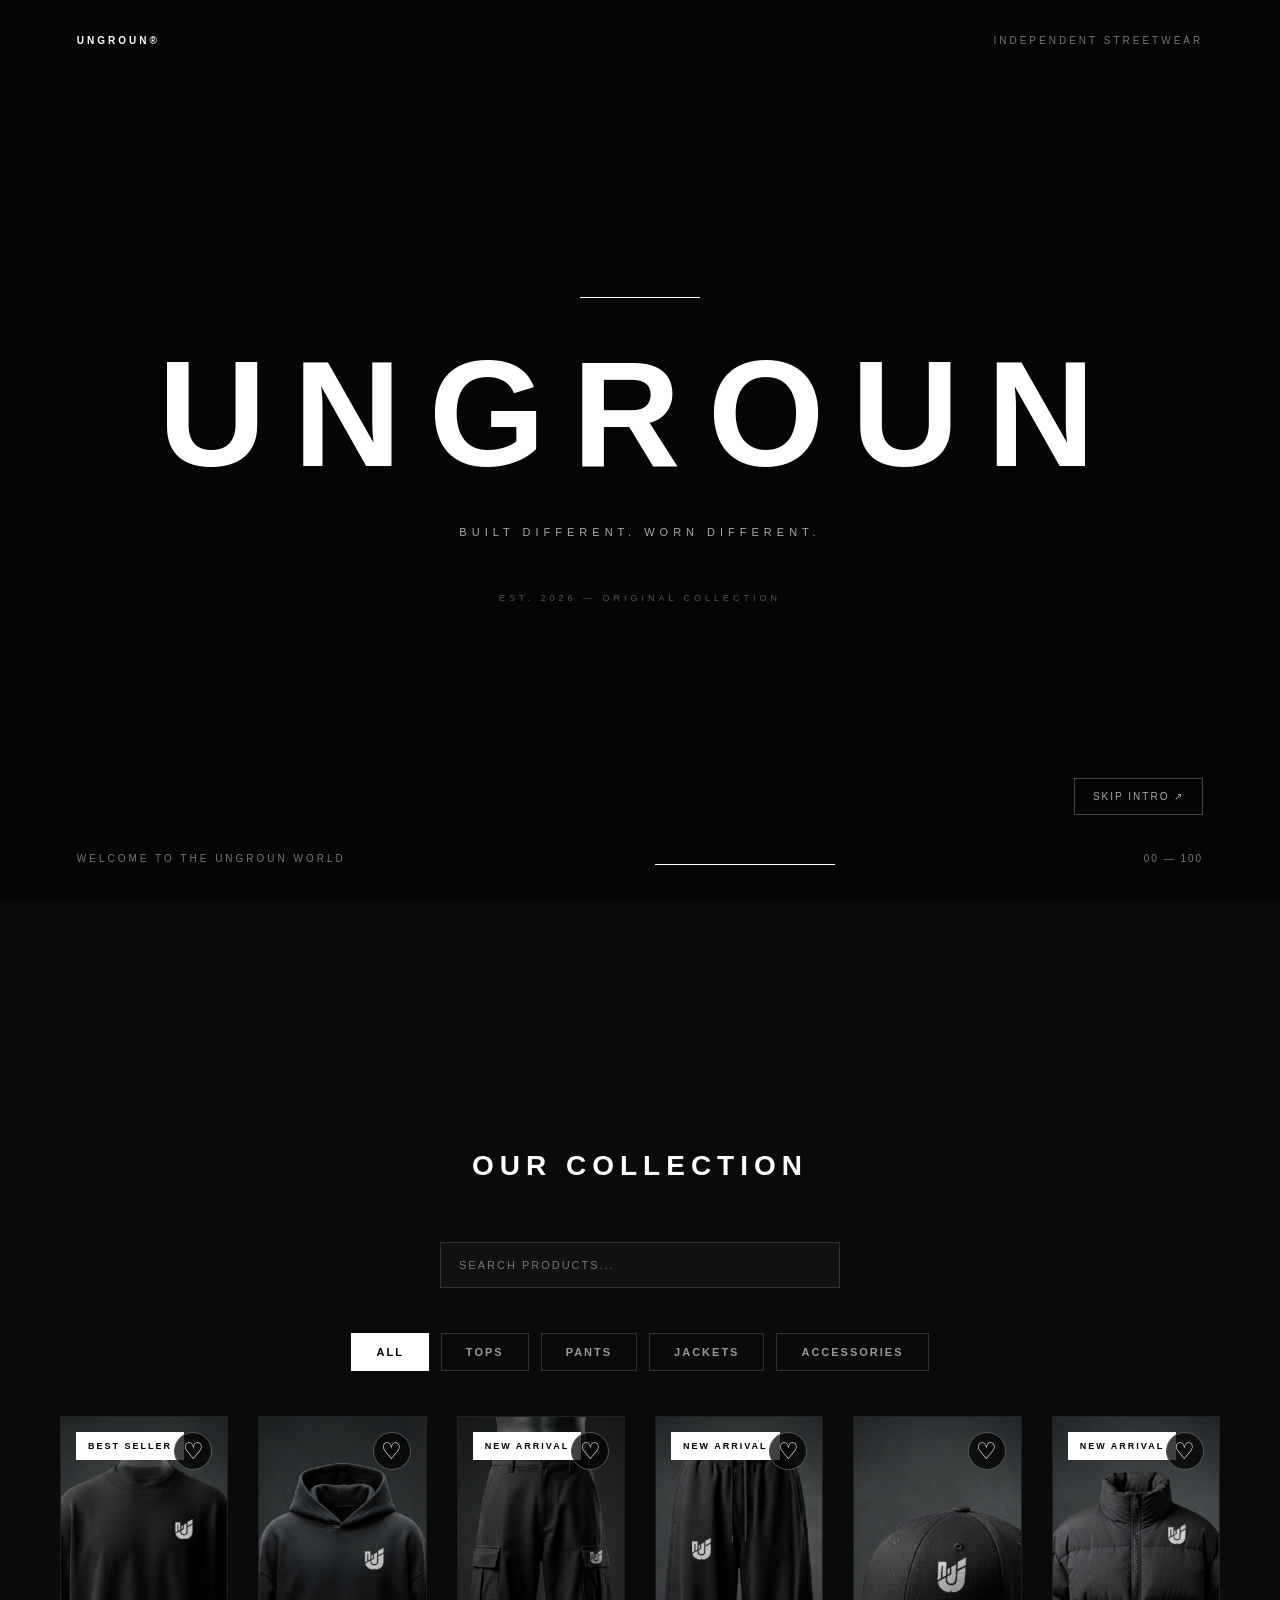
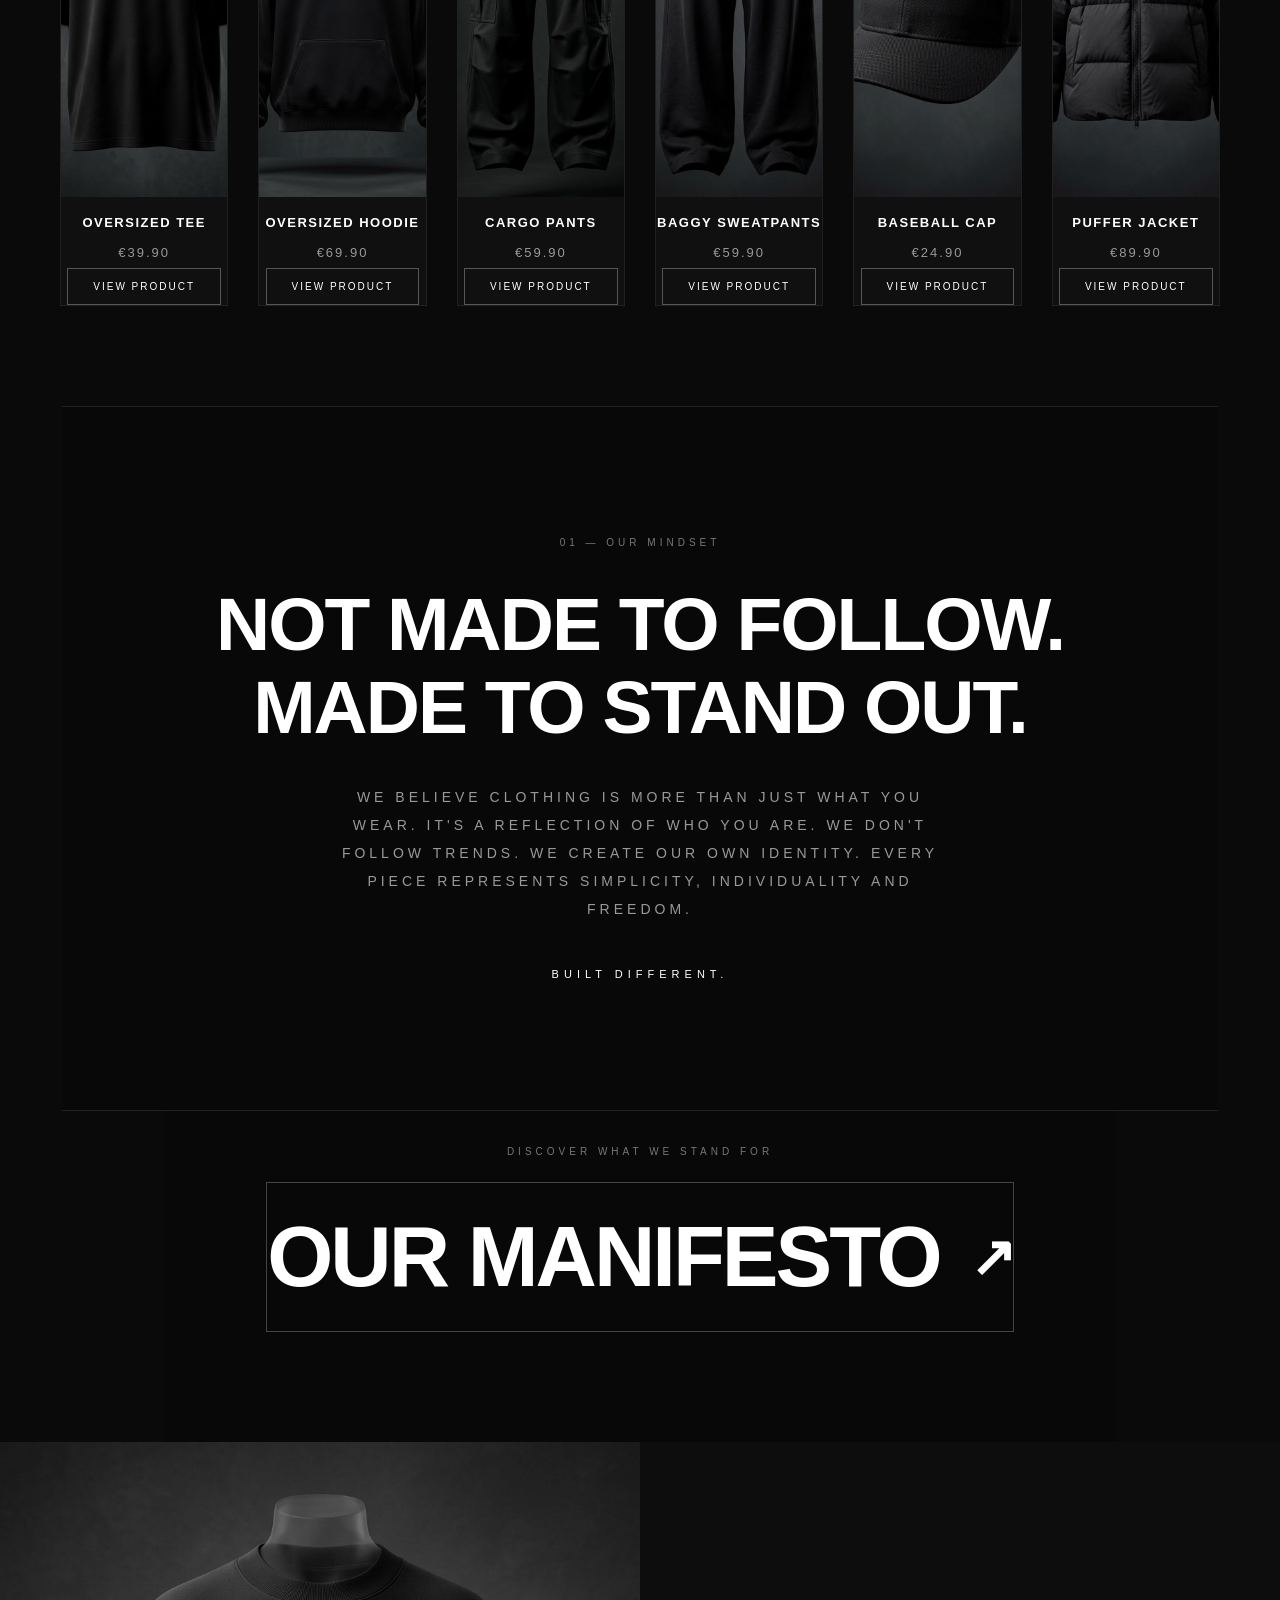
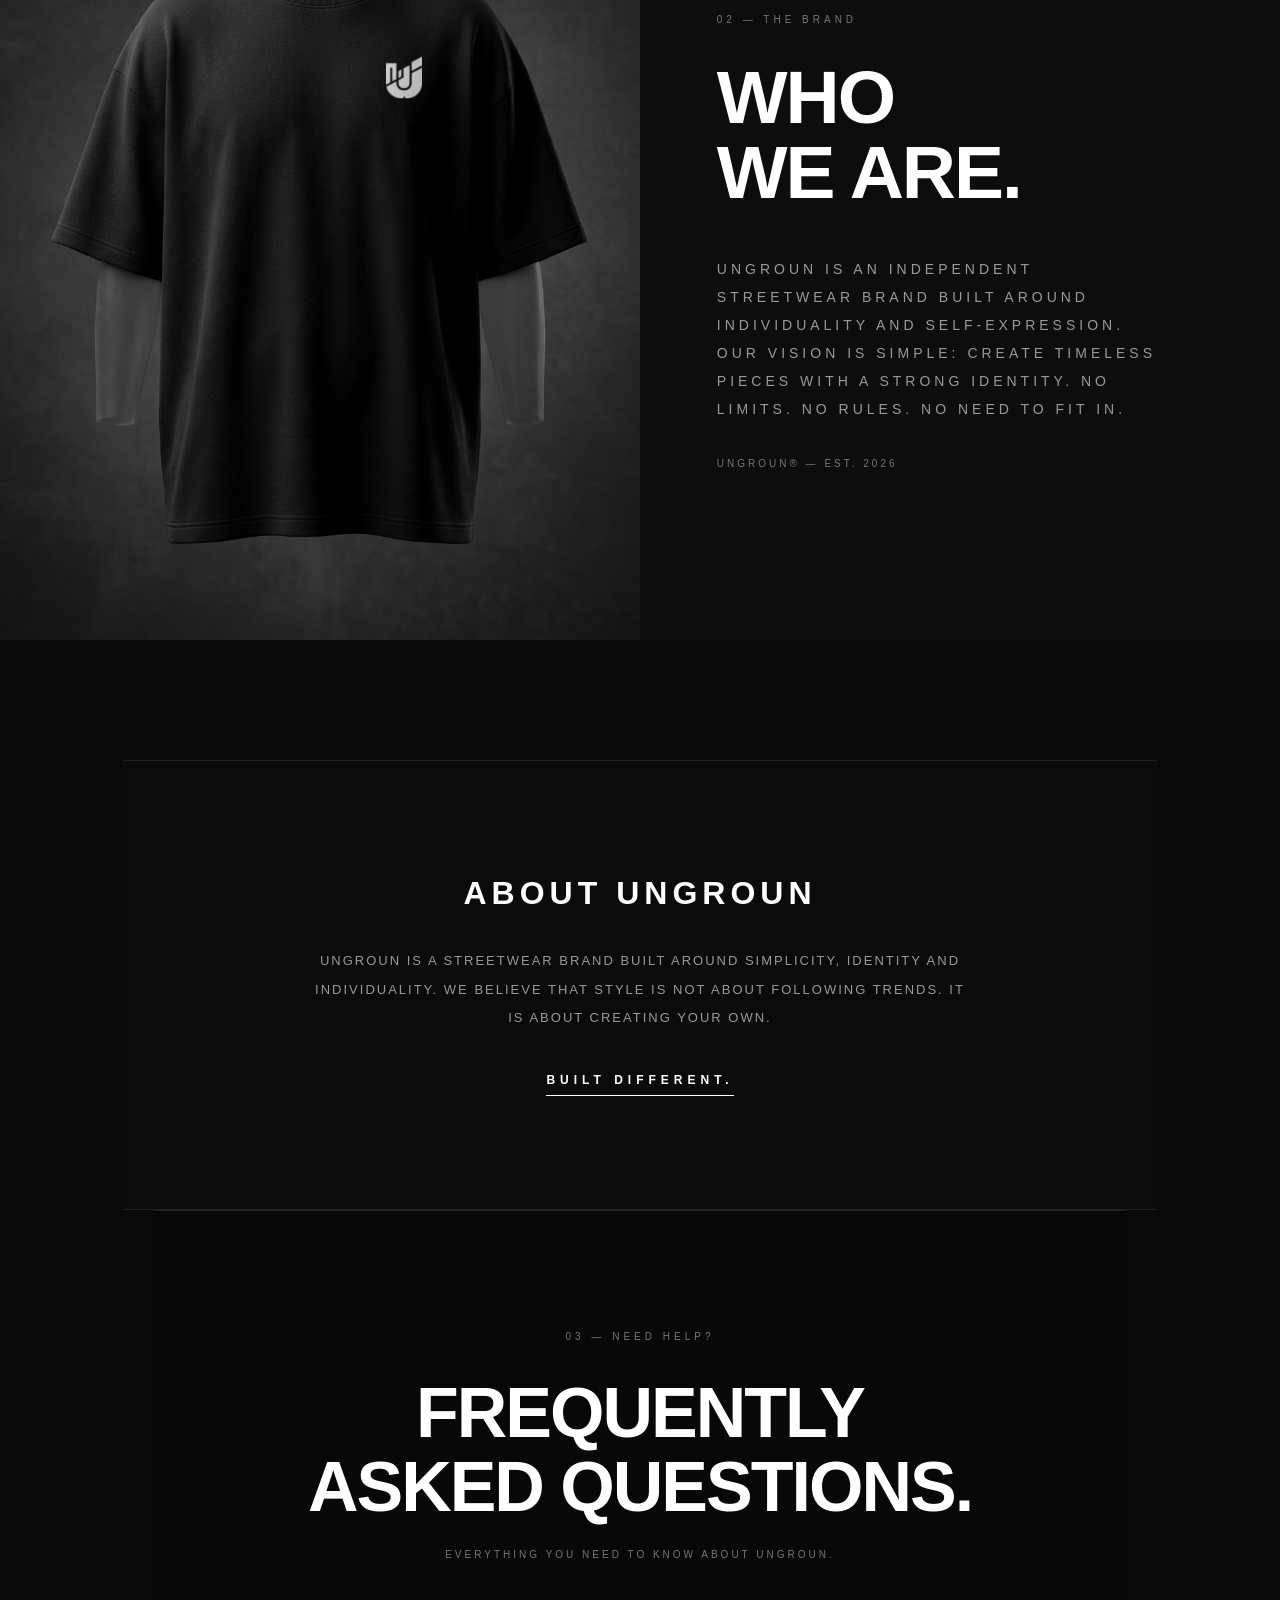
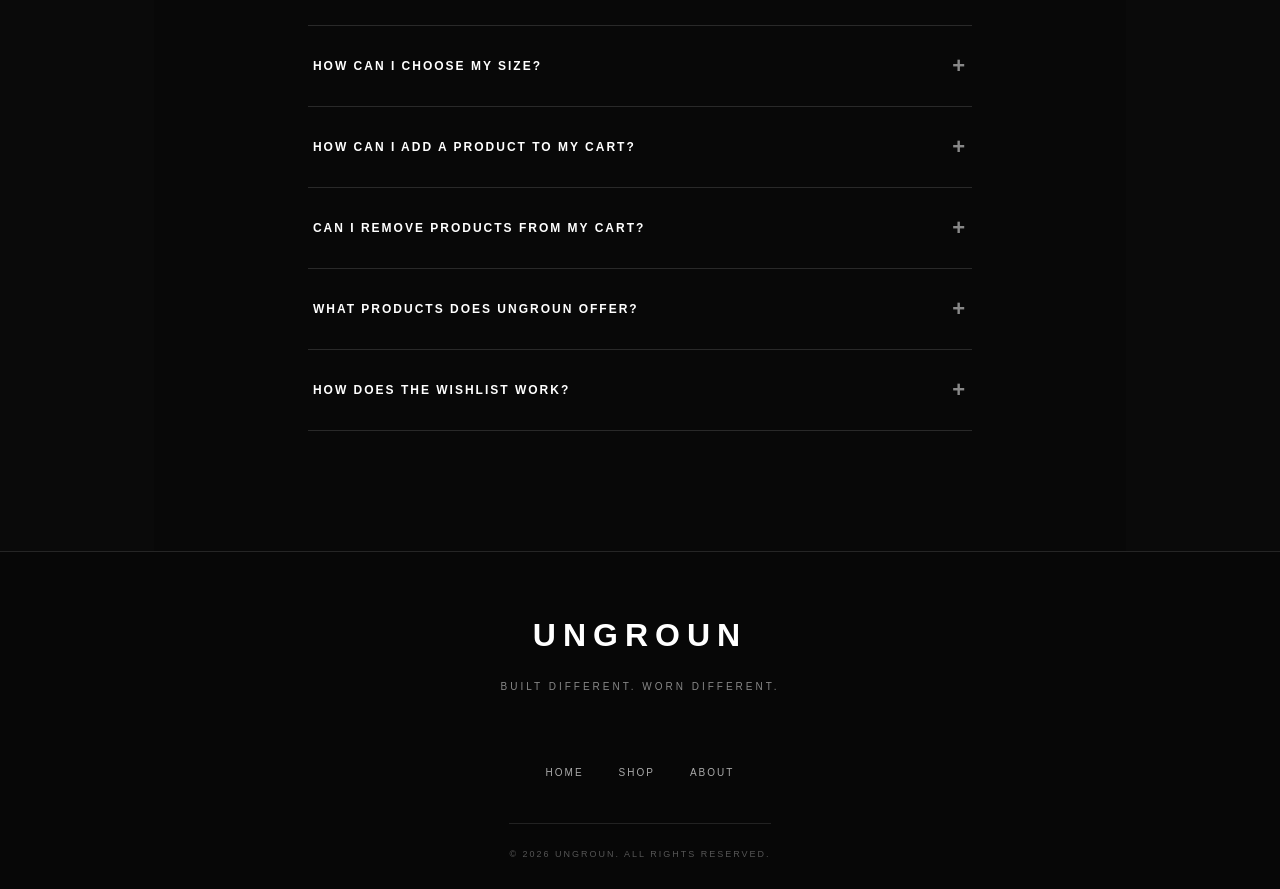
<file: Mi primer proyecto/index.html>
<!DOCTYPE html>
<html lang="es">

<head>
    <meta charset="UTF-8">
    <meta name="viewport" content="width=device-width, initial-scale=1.0">
    <title>UNGROUN | Streetwear</title>
    <link rel="stylesheet" href="style.css">
    <meta name="google-site-verification" content="i9WCu4PCvawJ5tvNdKtjz86ajjvQHEVnixXoKk2fcEw" />
</head>

<body>

    <!-- CINEMATIC INTRO -->

    <div id="intro">

        <div class="intro-top">
            <span>UNGROUN®</span>
            <span>INDEPENDENT STREETWEAR</span>
        </div>

        <div class="intro-center">

            <div class="intro-line"></div>

            <h1>UNGROUN</h1>

            <p class="intro-tagline">
                BUILT DIFFERENT. WORN DIFFERENT.
            </p>

            <span class="intro-edition">
                EST. 2026 — ORIGINAL COLLECTION
            </span>

        </div>

        <div class="intro-bottom">

            <span>WELCOME TO THE UNGROUN WORLD</span>

            <div class="intro-loading">
                <div class="intro-progress-bar"></div>
            </div>

            <span class="intro-percentage">00 — 100</span>

        </div>

        <button id="skip-intro">SKIP INTRO ↗</button>

    </div>


    <!-- HEADER -->

    <header>
        <div class="logo">UNGROUN</div>

        <div class="platform-selector">
            <button id="platform-button">
                PLATFORM <span>⌄</span>
            </button>

            <div id="platform-menu" class="platform-menu">
                <button data-view="pc">PC</button>
                <button data-view="mobile">MOBILE</button>
            </div>
        </div>

        <nav>
    <a href="#home">HOME</a>
    <a href="#collection">SHOP</a>
    <a href="#about">ABOUT</a>
    <a href="#faq">FAQ</a>
    <a href="carrito.html">CART (<span id="cart-count">0</span>)</a>
</nav>
    </header>


    <!-- HERO -->

    <main id="home">
        <h1>UNGROUN</h1>
        <p>BUILT DIFFERENT. WORN DIFFERENT.</p>

        <a href="#collection" class="explore-btn">
            EXPLORE COLLECTION
        </a>
    </main>


    <!-- COLLECTION -->

    <section class="collection" id="collection">

        <h2>OUR COLLECTION</h2>

        <!-- SEARCH -->

        <div class="search-container">
            <input
                type="text"
                id="product-search"
                placeholder="SEARCH PRODUCTS..."
                autocomplete="off"
            >
        </div>


        <!-- CATEGORY FILTERS -->

        <div class="category-filters">

            <button class="filter-btn active" data-category="all">ALL</button>
            <button class="filter-btn" data-category="tops">TOPS</button>
            <button class="filter-btn" data-category="pants">PANTS</button>
            <button class="filter-btn" data-category="jackets">JACKETS</button>
            <button class="filter-btn" data-category="accessories">ACCESSORIES</button>

        </div>


        <!-- PRODUCTS -->

        <div class="products">

            <!-- T-SHIRT -->

            <div class="product" data-category="tops">

                <img src="images/camiseta.jpg" alt="Oversized Tee" class="product-image">

                <button class="wishlist-btn" data-product="OVERSIZED TEE" aria-label="Add to wishlist">
                    ♡
                </button>

                <span class="product-badge">BEST SELLER</span>

                <h3>OVERSIZED TEE</h3>
                <p>€39.90</p>

                <a href="producto.html" class="view-product">VIEW PRODUCT</a>

            </div>


            <!-- HOODIE -->

            <div class="product" data-category="tops">

                <img src="images/hoodie.jpg" alt="Oversized Hoodie" class="product-image">

                <button class="wishlist-btn" data-product="OVERSIZED HOODIE" aria-label="Add to wishlist">
                    ♡
                </button>

                <h3>OVERSIZED HOODIE</h3>
                <p>€69.90</p>

                <a href="hoodie.html" class="view-product">VIEW PRODUCT</a>

            </div>


            <!-- CARGO PANTS -->

            <div class="product" data-category="pants">

                <img src="images/cargo.jpg" alt="Cargo Pants" class="product-image">

                <button class="wishlist-btn" data-product="CARGO PANTS" aria-label="Add to wishlist">
                    ♡
                </button>

                <span class="product-badge">NEW ARRIVAL</span>

                <h3>CARGO PANTS</h3>
                <p>€59.90</p>

                <a href="cargo.html" class="view-product">VIEW PRODUCT</a>

            </div>


            <!-- BAGGY SWEATPANTS -->

            <div class="product" data-category="pants">

                <img src="images/baggy.jpg" alt="Baggy Sweatpants" class="product-image">

                <button class="wishlist-btn" data-product="BAGGY SWEATPANTS" aria-label="Add to wishlist">
                    ♡
                </button>

                <span class="product-badge">NEW ARRIVAL</span>

                <h3>BAGGY SWEATPANTS</h3>
                <p>€59.90</p>

                <a href="baggy.html" class="view-product">VIEW PRODUCT</a>

            </div>


            <!-- BASEBALL CAP -->

            <div class="product" data-category="accessories">

                <img src="images/baseball.jpg" alt="Baseball Cap" class="product-image">

                <button class="wishlist-btn" data-product="BASEBALL CAP" aria-label="Add to wishlist">
                    ♡
                </button>

                <h3>BASEBALL CAP</h3>
                <p>€24.90</p>

                <a href="baseball.html" class="view-product">VIEW PRODUCT</a>

            </div>


            <!-- PUFFER JACKET -->

            <div class="product" data-category="jackets">

                <img src="images/puffer.jpg" alt="Puffer Jacket" class="product-image">

                <button class="wishlist-btn" data-product="PUFFER JACKET" aria-label="Add to wishlist">
                    ♡
                </button>

                <span class="product-badge">NEW ARRIVAL</span>

                <h3>PUFFER JACKET</h3>
                <p>€89.90</p>

                <a href="puffer.html" class="view-product">VIEW PRODUCT</a>

            </div>

        </div>


        <!-- NO RESULTS -->

        <p id="no-results">
            NO PRODUCTS FOUND.
        </p>

    </section>


    <!-- OUR PHILOSOPHY -->

    <section class="philosophy" id="philosophy">

        <span class="section-label">01 — OUR MINDSET</span>

        <h2>NOT MADE TO FOLLOW.<br>MADE TO STAND OUT.</h2>

        <p>
            We believe clothing is more than just what you wear.
            It's a reflection of who you are.
            We don't follow trends. We create our own identity.
            Every piece represents simplicity, individuality and freedom.
        </p>

        <span class="philosophy-signature">BUILT DIFFERENT.</span>

    </section>

    <!-- MANIFESTO LINK -->

    <section class="manifesto-link">

        <span>DISCOVER WHAT WE STAND FOR</span>

        <a href="manifesto.html" class="manifesto-button">
            <span>OUR MANIFESTO</span>
            <span class="manifesto-arrow">↗</span>
        </a>

    </section>


    <!-- WHO WE ARE -->

    <section class="who-we-are" id="who-we-are">

        <div class="who-image">
            <img src="images/camiseta.jpg" alt="UNGROUN original collection">
        </div>

        <div class="who-content">

            <span class="section-label">02 — THE BRAND</span>

            <h2>WHO<br>WE ARE.</h2>

            <p>
                UNGROUN is an independent streetwear brand
                built around individuality and self-expression.
                Our vision is simple: create timeless pieces
                with a strong identity.
                No limits. No rules. No need to fit in.
            </p>

            <span class="who-signature">UNGROUN® — EST. 2026</span>

        </div>

    </section>

    <!-- ABOUT -->

    <section class="about" id="about">
        <h2>ABOUT UNGROUN</h2>

        <p>
            UNGROUN IS A STREETWEAR BRAND BUILT AROUND
            SIMPLICITY, IDENTITY AND INDIVIDUALITY.
            WE BELIEVE THAT STYLE IS NOT ABOUT FOLLOWING
            TRENDS. IT IS ABOUT CREATING YOUR OWN.
        </p>

        <span>BUILT DIFFERENT.</span>
    </section>


    <!-- FAQ -->

    <section class="faq" id="faq">

        <div class="faq-heading">
            <span class="section-label">03 — NEED HELP?</span>
            <h2>FREQUENTLY<br>ASKED QUESTIONS.</h2>
            <p>EVERYTHING YOU NEED TO KNOW ABOUT UNGROUN.</p>
        </div>

        <div class="faq-list">

            <details class="faq-item">
                <summary>HOW CAN I CHOOSE MY SIZE?</summary>
                <p>
                    Visit the product page and check the size guide
                    before selecting your preferred size.
                </p>
            </details>

            <details class="faq-item">
                <summary>HOW CAN I ADD A PRODUCT TO MY CART?</summary>
                <p>
                    Select your preferred size on the product page
                    and click ADD TO CART.
                </p>
            </details>

            <details class="faq-item">
                <summary>CAN I REMOVE PRODUCTS FROM MY CART?</summary>
                <p>
                    Yes. Visit your cart and click REMOVE
                    next to the product you want to delete.
                </p>
            </details>

            <details class="faq-item">
                <summary>WHAT PRODUCTS DOES UNGROUN OFFER?</summary>
                <p>
                    Our collection includes oversized tees,
                    hoodies, cargo pants, sweatpants,
                    caps and puffer jackets.
                </p>
            </details>

            <details class="faq-item">
                <summary>HOW DOES THE WISHLIST WORK?</summary>
                <p>
                    Click the heart icon on a product to save
                    it to your wishlist.
                </p>
            </details>

        </div>

    </section>

    <!-- FOOTER -->

    <footer>
        <h2>UNGROUN</h2>

        <p>BUILT DIFFERENT. WORN DIFFERENT.</p>

        <div class="footer-links">
            <a href="#home">HOME</a>
            <a href="#collection">SHOP</a>
            <a href="#about">ABOUT</a>
        </div>

        <span>© 2026 UNGROUN. ALL RIGHTS RESERVED.</span>
    </footer>


    <!-- BACK TO TOP -->

    <button id="back-to-top" aria-label="Back to top">
        ↑
    </button>


    <!-- JAVASCRIPT -->

    <script src="script.js"></script>

<!-- INTRO SCRIPT -->

<script>
    const intro = document.getElementById("intro");
    const skipButton = document.getElementById("skip-intro");

    function closeIntro() {
        if (!intro || intro.classList.contains("intro-hidden")) return;

        intro.classList.add("intro-leaving");

        setTimeout(() => {
            intro.classList.add("intro-hidden");
        }, 1000);
    }

    const introTimer = setTimeout(closeIntro, 4200);

    skipButton.addEventListener("click", () => {
        clearTimeout(introTimer);
        closeIntro();
    });
</script>
</file>
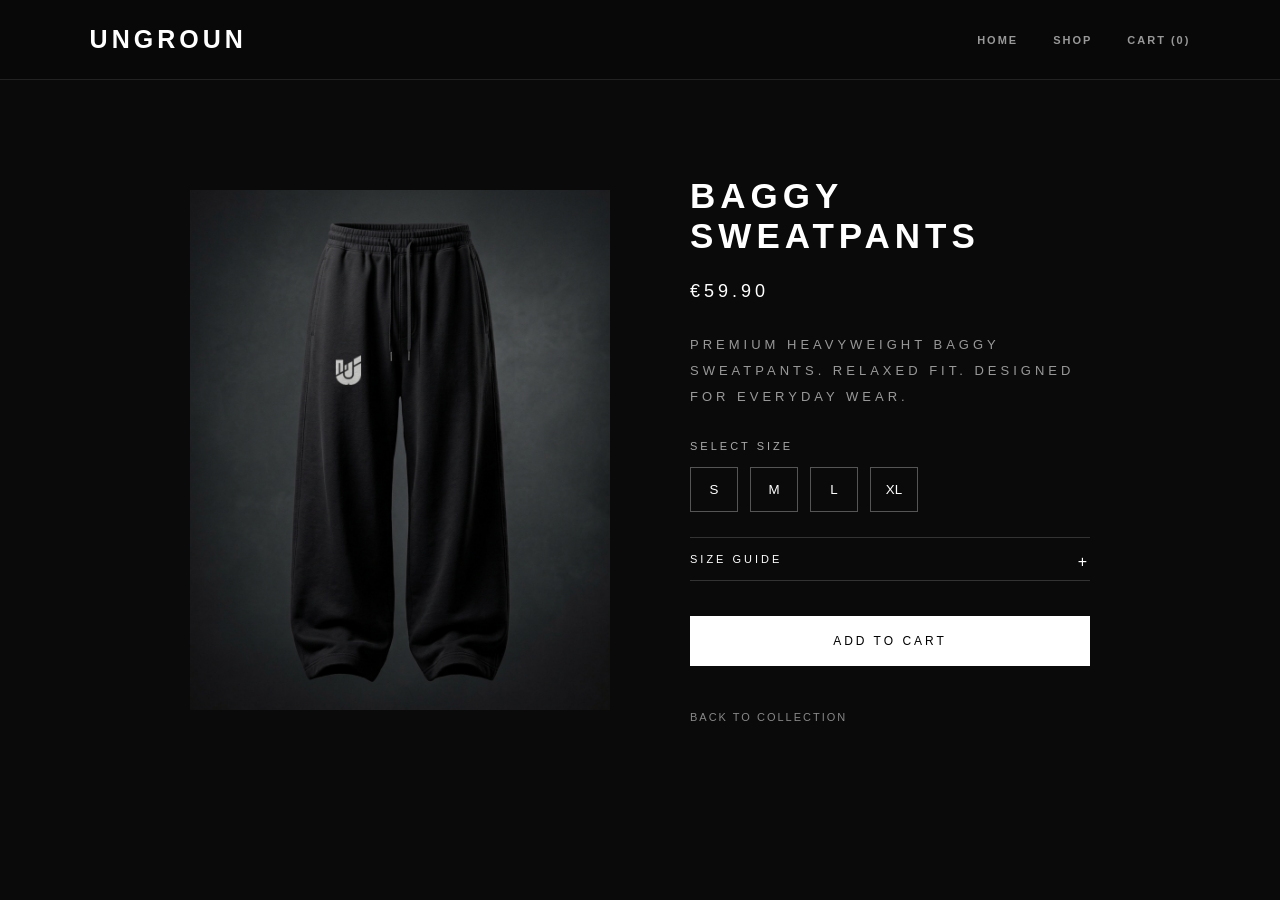
<file: Mi primer proyecto/baggy.html>
<!DOCTYPE html>
<html lang="es">
<head>
    <meta charset="UTF-8">
    <meta name="viewport" content="width=device-width, initial-scale=1.0">
    <title>Baggy Sweatpants | UNGROUN</title>
    <link rel="stylesheet" href="style.css">
</head>
<body>

    <header>
        <div class="logo">UNGROUN</div>

        <nav>
            <a href="index.html">HOME</a>
            <a href="index.html#collection">SHOP</a>
            <a href="carrito.html">CART (<span id="cart-count">0</span>)</a>
        </nav>
    </header>

    <section class="product-detail">

        <img src="images/baggy.jpg" alt="Baggy Sweatpants">

        <div class="product-info">

            <h1>BAGGY SWEATPANTS</h1>

            <p class="price">€59.90</p>

            <p class="description">
                Premium heavyweight baggy sweatpants.
                Relaxed fit. Designed for everyday wear.
            </p>

            <div class="size-selector">
                <p>SELECT SIZE</p>

                <div class="sizes">
                    <button class="size-btn">S</button>
                    <button class="size-btn">M</button>
                    <button class="size-btn">L</button>
                    <button class="size-btn">XL</button>
                </div>
            </div>

            <details class="size-guide">
                <summary>SIZE GUIDE</summary>

                <table>
                    <tr>
                        <th>SIZE</th>
                        <th>WAIST</th>
                        <th>LENGTH</th>
                    </tr>
                    <tr>
                        <td>S</td>
                        <td>72 cm</td>
                        <td>104 cm</td>
                    </tr>
                    <tr>
                        <td>M</td>
                        <td>76 cm</td>
                        <td>106 cm</td>
                    </tr>
                    <tr>
                        <td>L</td>
                        <td>80 cm</td>
                        <td>108 cm</td>
                    </tr>
                    <tr>
                        <td>XL</td>
                        <td>84 cm</td>
                        <td>110 cm</td>
                    </tr>
                </table>
            </details>

            <button class="buy-btn">ADD TO CART</button>

            <p id="cart-message"></p>

            <a href="index.html#collection" class="back-link">
                BACK TO COLLECTION
            </a>

        </div>

    </section>

    <script src="script.js"></script>

</body>
</html>
</file>
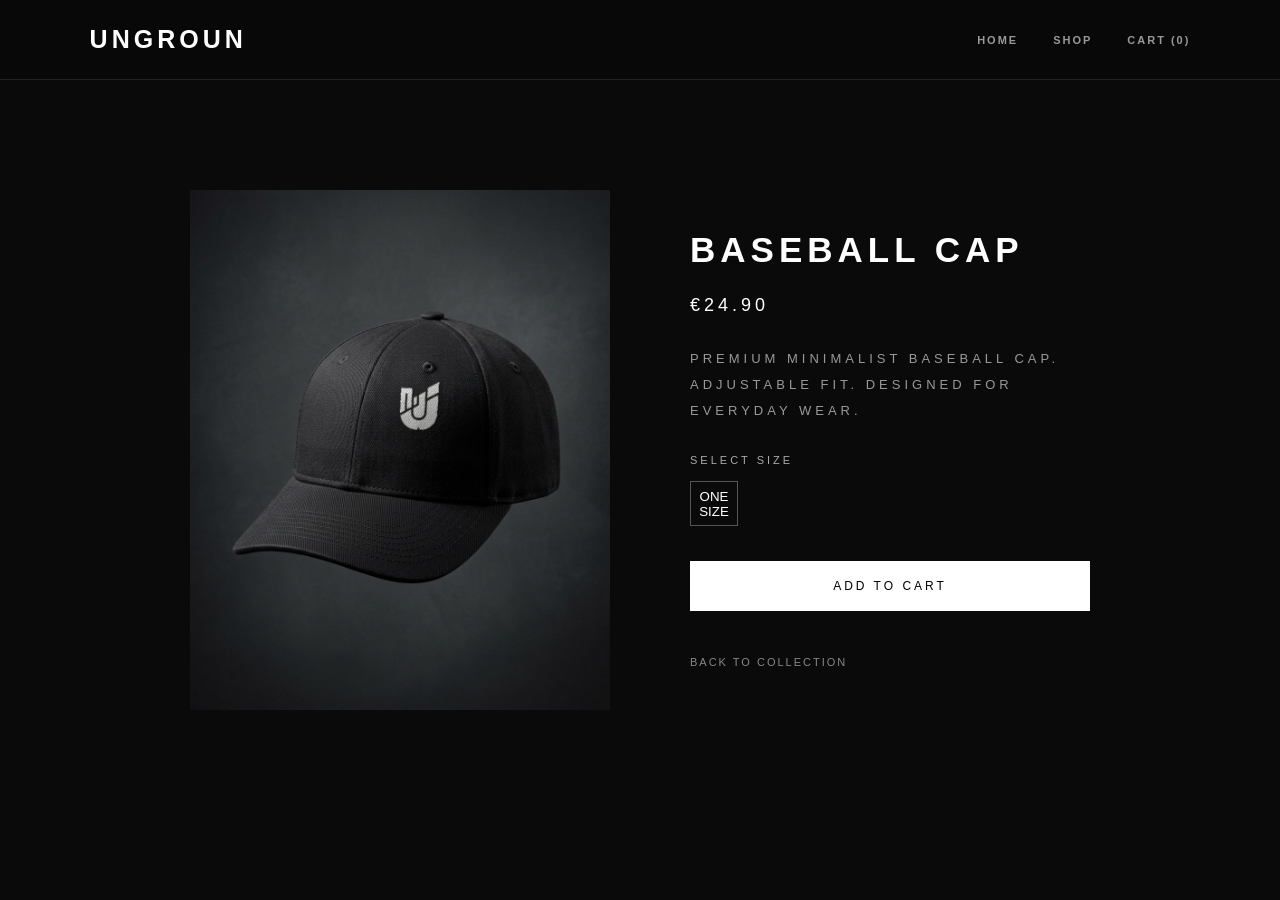
<file: Mi primer proyecto/baseball.html>
<!DOCTYPE html>
<html lang="es">
<head>
    <meta charset="UTF-8">
    <meta name="viewport" content="width=device-width, initial-scale=1.0">
    <title>Baseball Cap | UNGROUN</title>
    <link rel="stylesheet" href="style.css">
</head>
<body>

    <header>
        <div class="logo">UNGROUN</div>

        <nav>
            <a href="index.html">HOME</a>
            <a href="index.html#collection">SHOP</a>
            <a href="carrito.html">CART (<span id="cart-count">0</span>)</a>
        </nav>
    </header>

    <section class="product-detail">

        <img src="images/baseball.jpg" alt="Baseball Cap">

        <div class="product-info">

            <h1>BASEBALL CAP</h1>

            <p class="price">€24.90</p>

            <p class="description">
                Premium minimalist baseball cap.
                Adjustable fit. Designed for everyday wear.
            </p>

            <div class="size-selector">
                <p>SELECT SIZE</p>

                <div class="sizes">
                    <button class="size-btn">ONE SIZE</button>
                </div>
            </div>

            <button class="buy-btn">ADD TO CART</button>

            <p id="cart-message"></p>

            <a href="index.html#collection" class="back-link">
                BACK TO COLLECTION
            </a>

        </div>

    </section>

    <script src="script.js"></script>

</body>
</html>
</file>
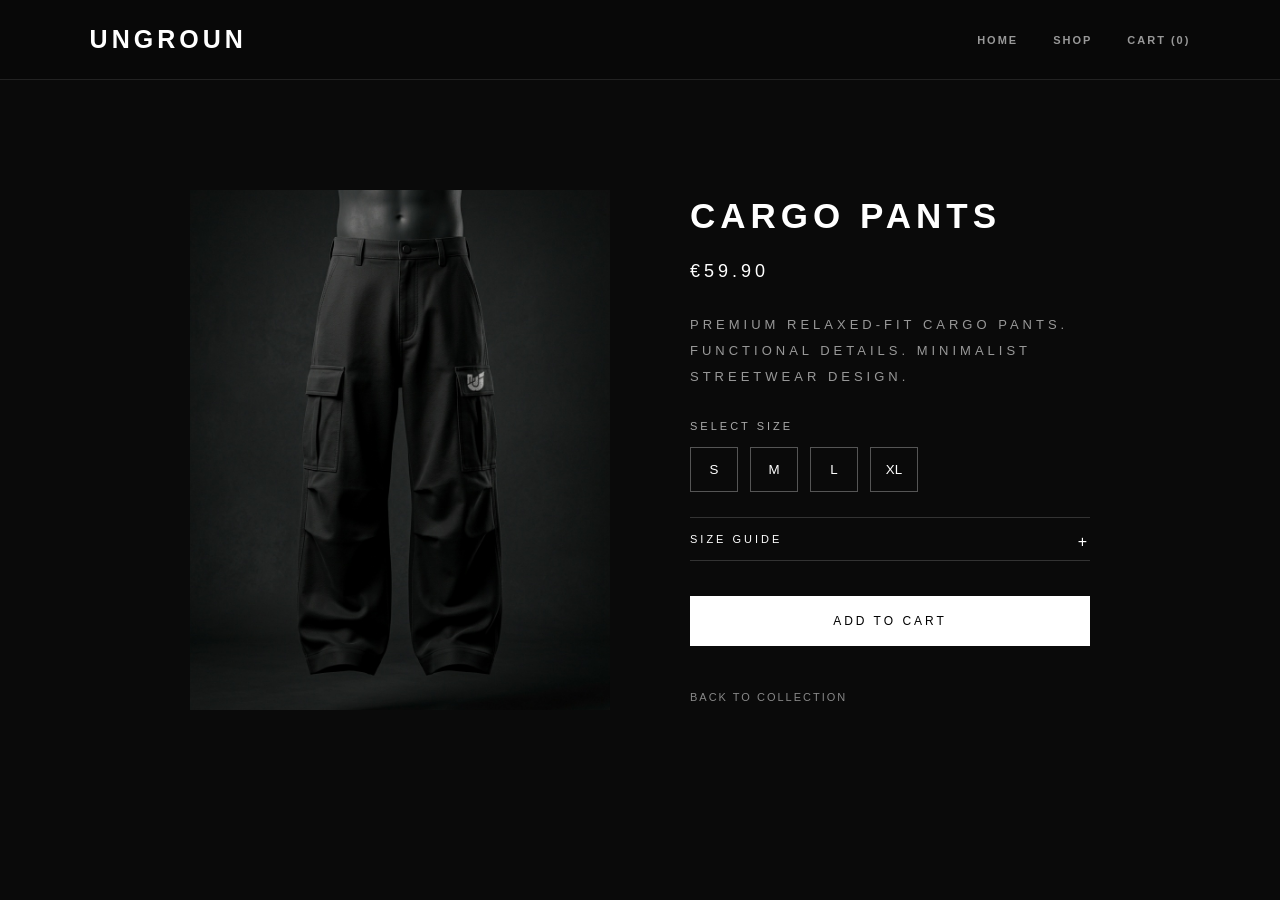
<file: Mi primer proyecto/cargo.html>
<!DOCTYPE html>
<html lang="es">
<head>
    <meta charset="UTF-8">
    <meta name="viewport" content="width=device-width, initial-scale=1.0">
    <title>Cargo Pants | UNGROUN</title>
    <link rel="stylesheet" href="style.css">
</head>
<body>

    <header>
        <div class="logo">UNGROUN</div>

        <nav>
            <a href="index.html">HOME</a>
            <a href="index.html#collection">SHOP</a>
            <a href="carrito.html">CART (<span id="cart-count">0</span>)</a>
        </nav>
    </header>

    <section class="product-detail">

        <img src="images/cargo.jpg" alt="Cargo Pants">

        <div class="product-info">

            <h1>CARGO PANTS</h1>

            <p class="price">€59.90</p>

            <p class="description">
                Premium relaxed-fit cargo pants.
                Functional details. Minimalist streetwear design.
            </p>

            <div class="size-selector">
                <p>SELECT SIZE</p>

                <div class="sizes">
                    <button class="size-btn">S</button>
                    <button class="size-btn">M</button>
                    <button class="size-btn">L</button>
                    <button class="size-btn">XL</button>
                </div>
            </div>

            <details class="size-guide">
                <summary>SIZE GUIDE</summary>

                <table>
                    <tr>
                        <th>SIZE</th>
                        <th>WAIST</th>
                        <th>LENGTH</th>
                    </tr>
                    <tr>
                        <td>S</td>
                        <td>72 cm</td>
                        <td>100 cm</td>
                    </tr>
                    <tr>
                        <td>M</td>
                        <td>78 cm</td>
                        <td>102 cm</td>
                    </tr>
                    <tr>
                        <td>L</td>
                        <td>84 cm</td>
                        <td>104 cm</td>
                    </tr>
                    <tr>
                        <td>XL</td>
                        <td>90 cm</td>
                        <td>106 cm</td>
                    </tr>
                </table>
            </details>

            <button class="buy-btn">ADD TO CART</button>

            <p id="cart-message"></p>

            <a href="index.html#collection" class="back-link">
                BACK TO COLLECTION
            </a>

        </div>

    </section>

    <script src="script.js"></script>

</body>
</html>
</file>
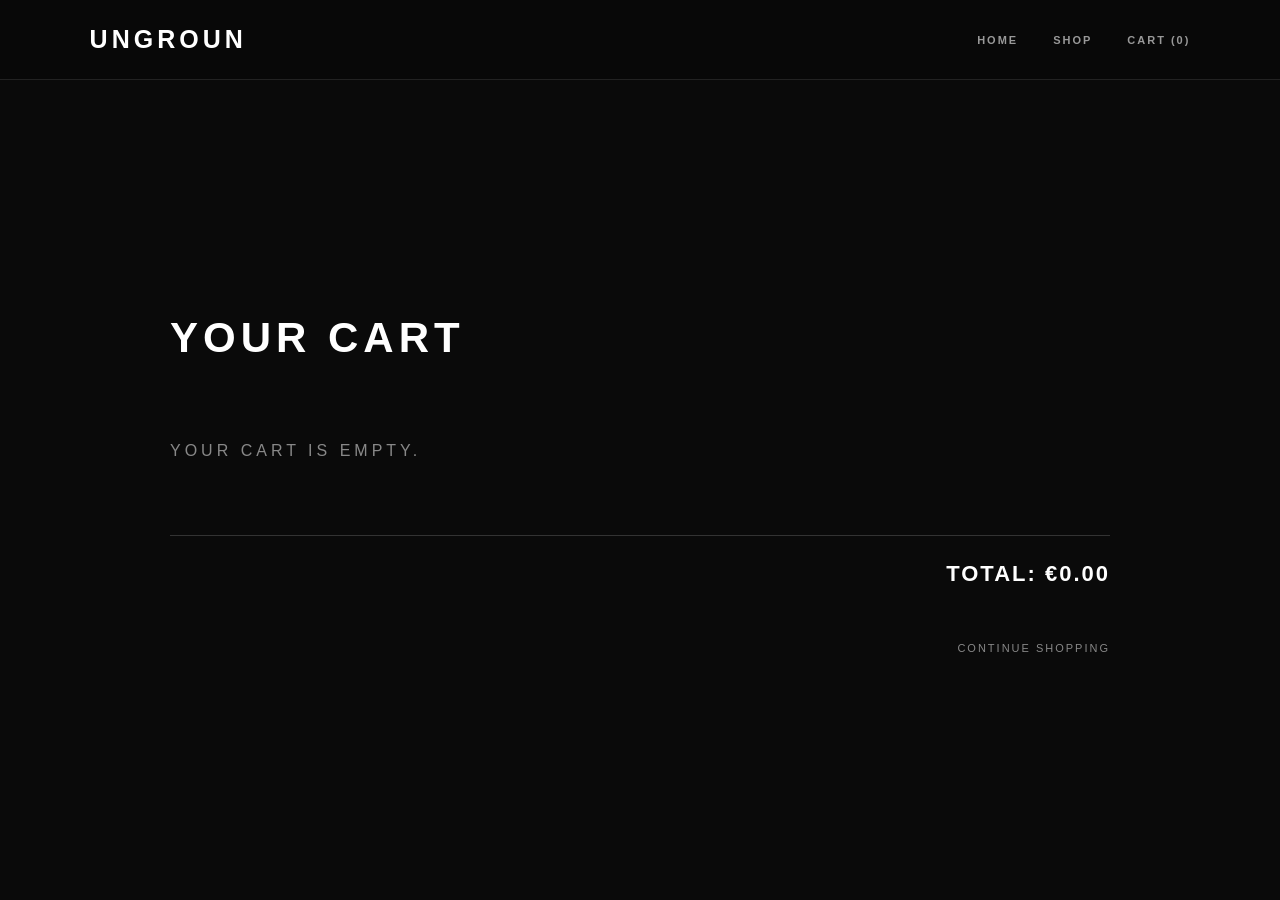
<file: Mi primer proyecto/carrito.html>
<!DOCTYPE html>
<html lang="es">
<head>
    <meta charset="UTF-8">
    <meta name="viewport" content="width=device-width, initial-scale=1.0">
    <title>Your Cart | UNGROUN</title>
    <link rel="stylesheet" href="style.css">
</head>
<body>

    <header>
        <div class="logo">UNGROUN</div>

        <nav>
            <a href="index.html">HOME</a>
            <a href="index.html#collection">SHOP</a>
            <a href="carrito.html">CART (<span id="cart-count">0</span>)</a>
        </nav>
    </header>

    <section class="cart-page">

        <h1>YOUR CART</h1>

        <div id="cart-list">
            <!-- Products will appear here -->
        </div>

        <div class="cart-summary">
            <h2>TOTAL: <span id="cart-total">€0.00</span></h2>
            <a href="index.html#collection" class="back-link">
                CONTINUE SHOPPING
            </a>
        </div>

    </section>

    <script src="script.js"></script>
</body>
</html>
</file>
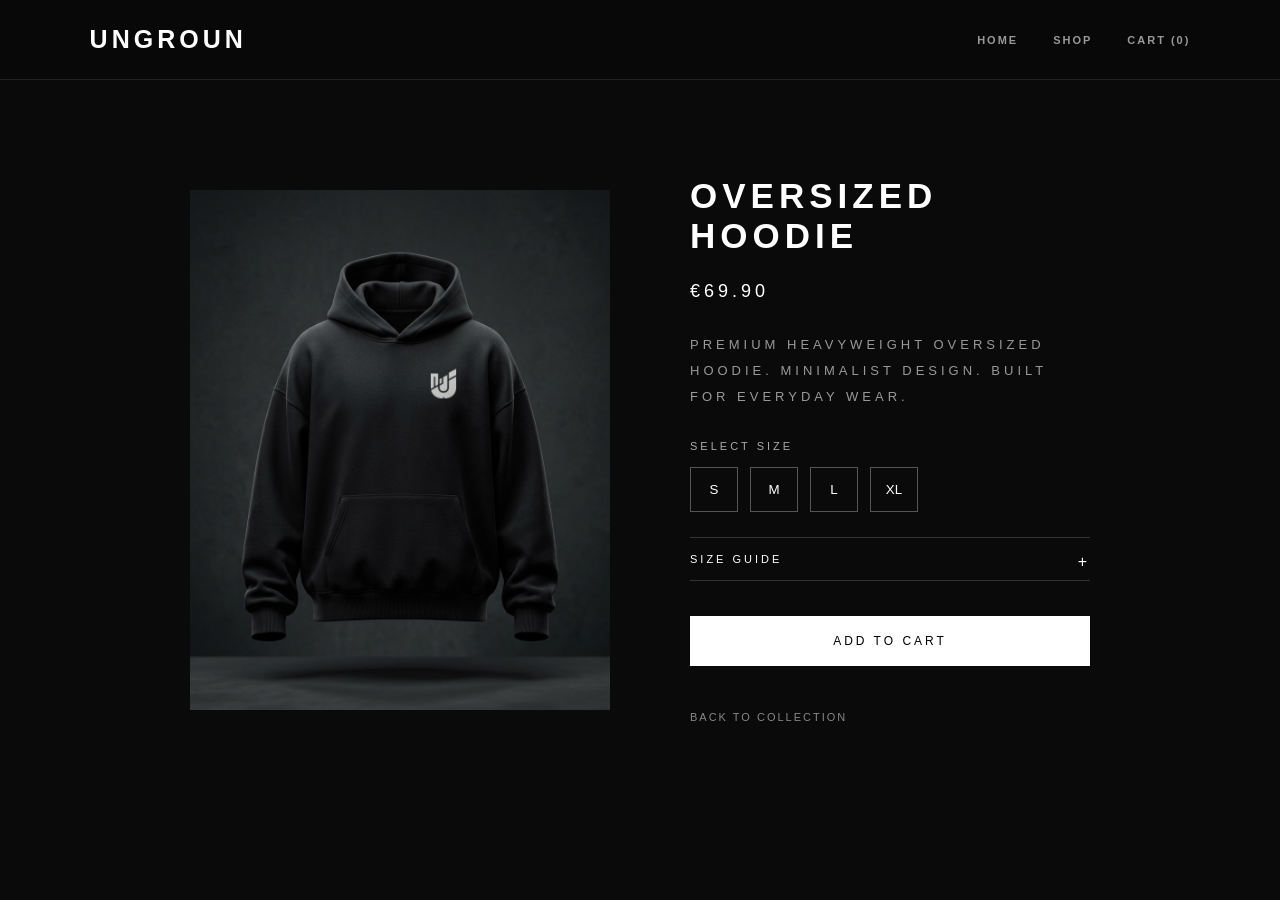
<file: Mi primer proyecto/hoodie.html>
<!DOCTYPE html>
<html lang="es">
<head>
    <meta charset="UTF-8">
    <meta name="viewport" content="width=device-width, initial-scale=1.0">
    <title>Oversized Hoodie | UNGROUN</title>
    <link rel="stylesheet" href="style.css">
</head>
<body>

    <header>
        <div class="logo">UNGROUN</div>

        <nav>
            <a href="index.html">HOME</a>
            <a href="index.html#collection">SHOP</a>
            <a href="carrito.html">CART (<span id="cart-count">0</span>)</a>
        </nav>
    </header>

    <section class="product-detail">

        <img src="images/hoodie.jpg" alt="Oversized Hoodie">

        <div class="product-info">

            <h1>OVERSIZED HOODIE</h1>

            <p class="price">€69.90</p>

            <p class="description">
                Premium heavyweight oversized hoodie.
                Minimalist design. Built for everyday wear.
            </p>

            <div class="size-selector">
                <p>SELECT SIZE</p>

                <div class="sizes">
                    <button class="size-btn">S</button>
                    <button class="size-btn">M</button>
                    <button class="size-btn">L</button>
                    <button class="size-btn">XL</button>
                </div>
            </div>

            <details class="size-guide">
                <summary>SIZE GUIDE</summary>

                <table>
                    <tr>
                        <th>SIZE</th>
                        <th>CHEST</th>
                        <th>LENGTH</th>
                    </tr>
                    <tr>
                        <td>S</td>
                        <td>60 cm</td>
                        <td>66 cm</td>
                    </tr>
                    <tr>
                        <td>M</td>
                        <td>63 cm</td>
                        <td>69 cm</td>
                    </tr>
                    <tr>
                        <td>L</td>
                        <td>66 cm</td>
                        <td>72 cm</td>
                    </tr>
                    <tr>
                        <td>XL</td>
                        <td>69 cm</td>
                        <td>75 cm</td>
                    </tr>
                </table>
            </details>

            <button class="buy-btn">ADD TO CART</button>

            <p id="cart-message"></p>

            <a href="index.html#collection" class="back-link">
                BACK TO COLLECTION
            </a>

        </div>

    </section>

    <script src="script.js"></script>

</body>
</html>
</file>
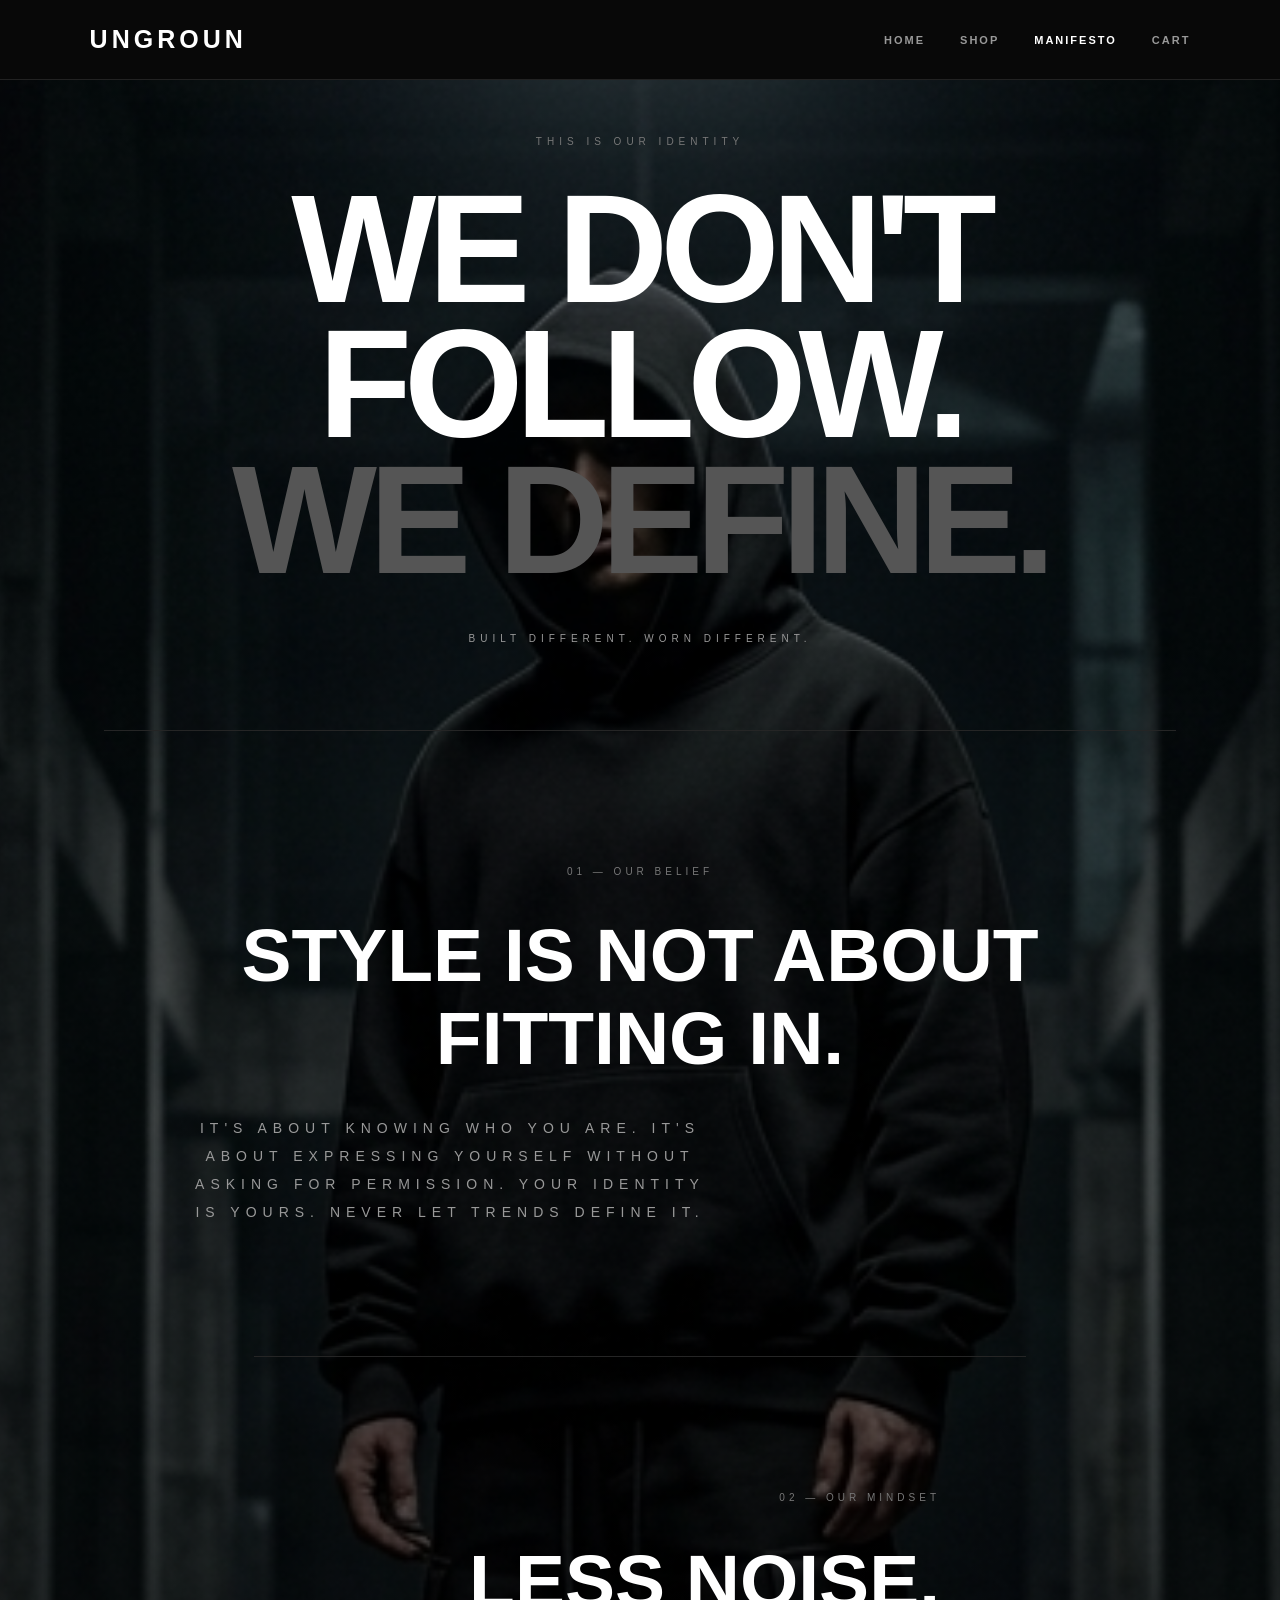
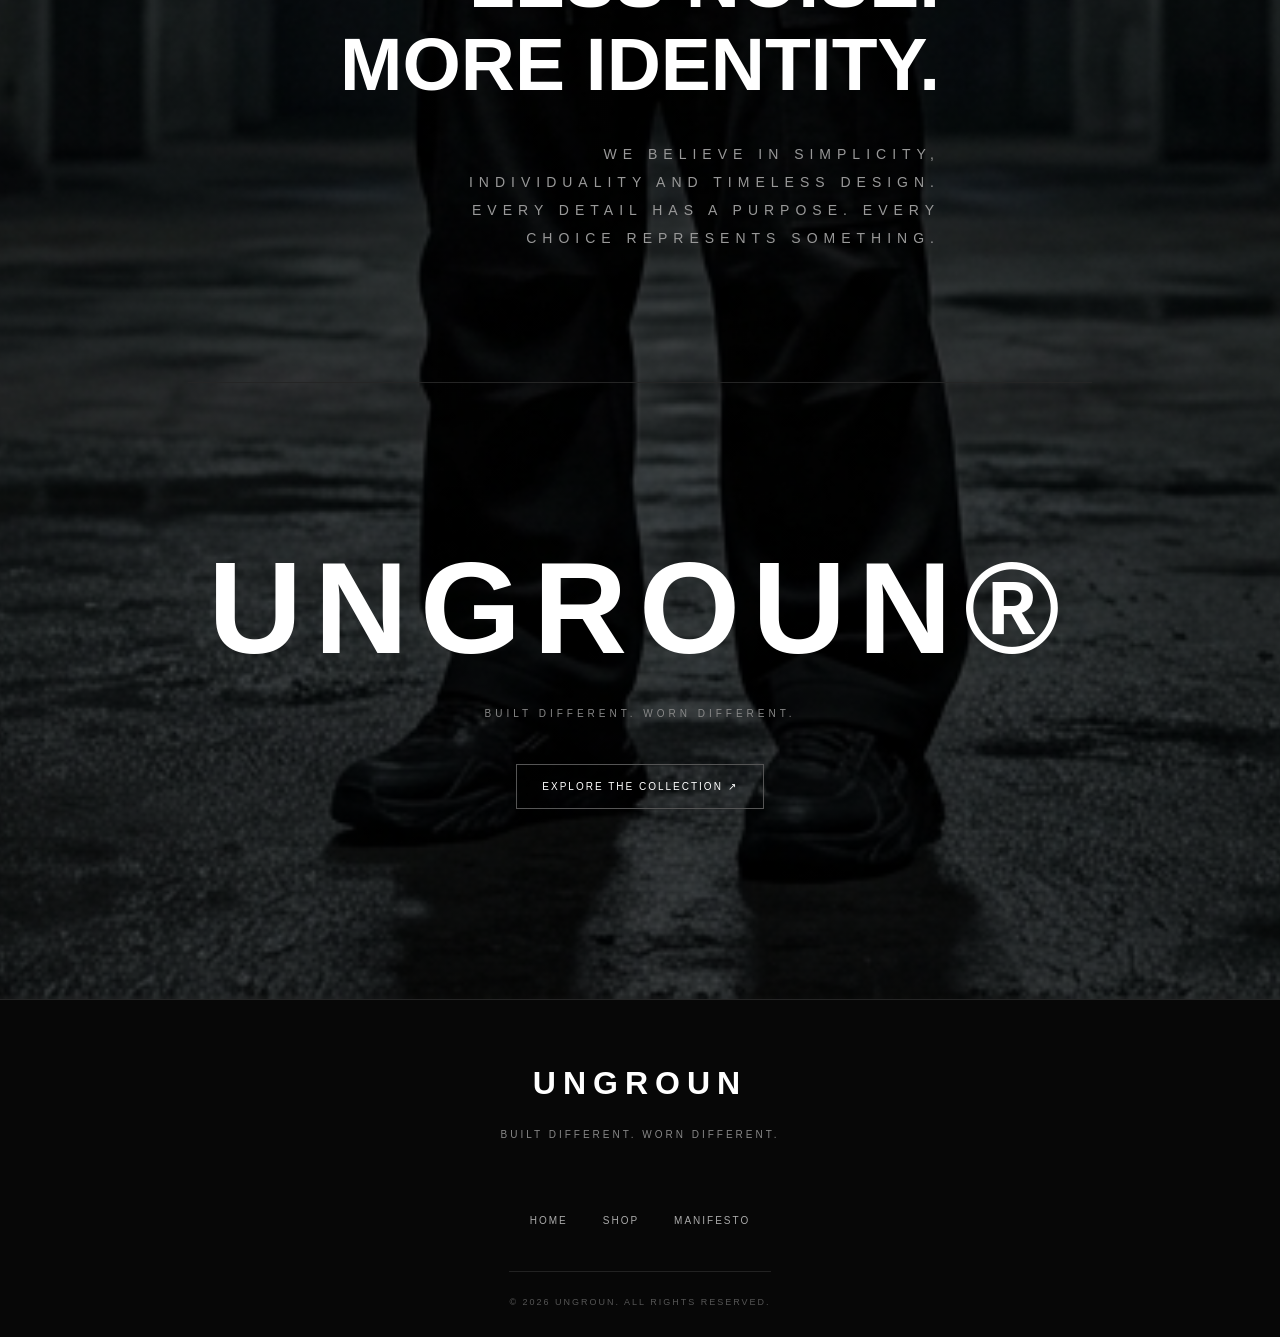
<file: Mi primer proyecto/manifesto.html>
<!DOCTYPE html>
<html lang="es">

<head>
    <meta charset="UTF-8">
    <meta name="viewport" content="width=device-width, initial-scale=1.0">
    <title>MANIFESTO | UNGROUN</title>
    <link rel="stylesheet" href="style.css">
</head>

<body class="manifesto-page">

    <header>
        <a href="index.html" class="logo">UNGROUN</a>

        <nav>
            <a href="index.html">HOME</a>
            <a href="index.html#collection">SHOP</a>
            <a href="manifesto.html" class="active">MANIFESTO</a>
            <a href="carrito.html">CART</a>
        </nav>
    </header>


    <main class="manifesto">

        <div class="manifesto-top">
            <span>UNGROUN® — EST. 2026</span>
            <span>INDEPENDENT STREETWEAR</span>
        </div>


        <section class="manifesto-hero">

            <span class="manifesto-label">THIS IS OUR IDENTITY</span>

            <h1>
                WE DON'T<br>
                FOLLOW.<br>
                <span>WE DEFINE.</span>
            </h1>

            <p>BUILT DIFFERENT. WORN DIFFERENT.</p>

        </section>


        <section class="manifesto-statement">

            <span>01 — OUR BELIEF</span>

            <h2>STYLE IS NOT ABOUT FITTING IN.</h2>

            <p>
                It's about knowing who you are.
                It's about expressing yourself without
                asking for permission.
                Your identity is yours. Never let trends define it.
            </p>

        </section>


        <section class="manifesto-statement manifesto-second">

            <span>02 — OUR MINDSET</span>

            <h2>LESS NOISE.<br>MORE IDENTITY.</h2>

            <p>
                We believe in simplicity, individuality
                and timeless design.
                Every detail has a purpose.
                Every choice represents something.
            </p>

        </section>


        <section class="manifesto-ending">

            <h2>UNGROUN®</h2>

            <p>BUILT DIFFERENT. WORN DIFFERENT.</p>

            <a href="index.html#collection">EXPLORE THE COLLECTION ↗</a>

        </section>

    </main>


    <footer>
        <h2>UNGROUN</h2>
        <p>BUILT DIFFERENT. WORN DIFFERENT.</p>

        <div class="footer-links">
            <a href="index.html">HOME</a>
            <a href="index.html#collection">SHOP</a>
            <a href="manifesto.html">MANIFESTO</a>
        </div>

        <span>© 2026 UNGROUN. ALL RIGHTS RESERVED.</span>
    </footer>

</body>
</html>
</file>
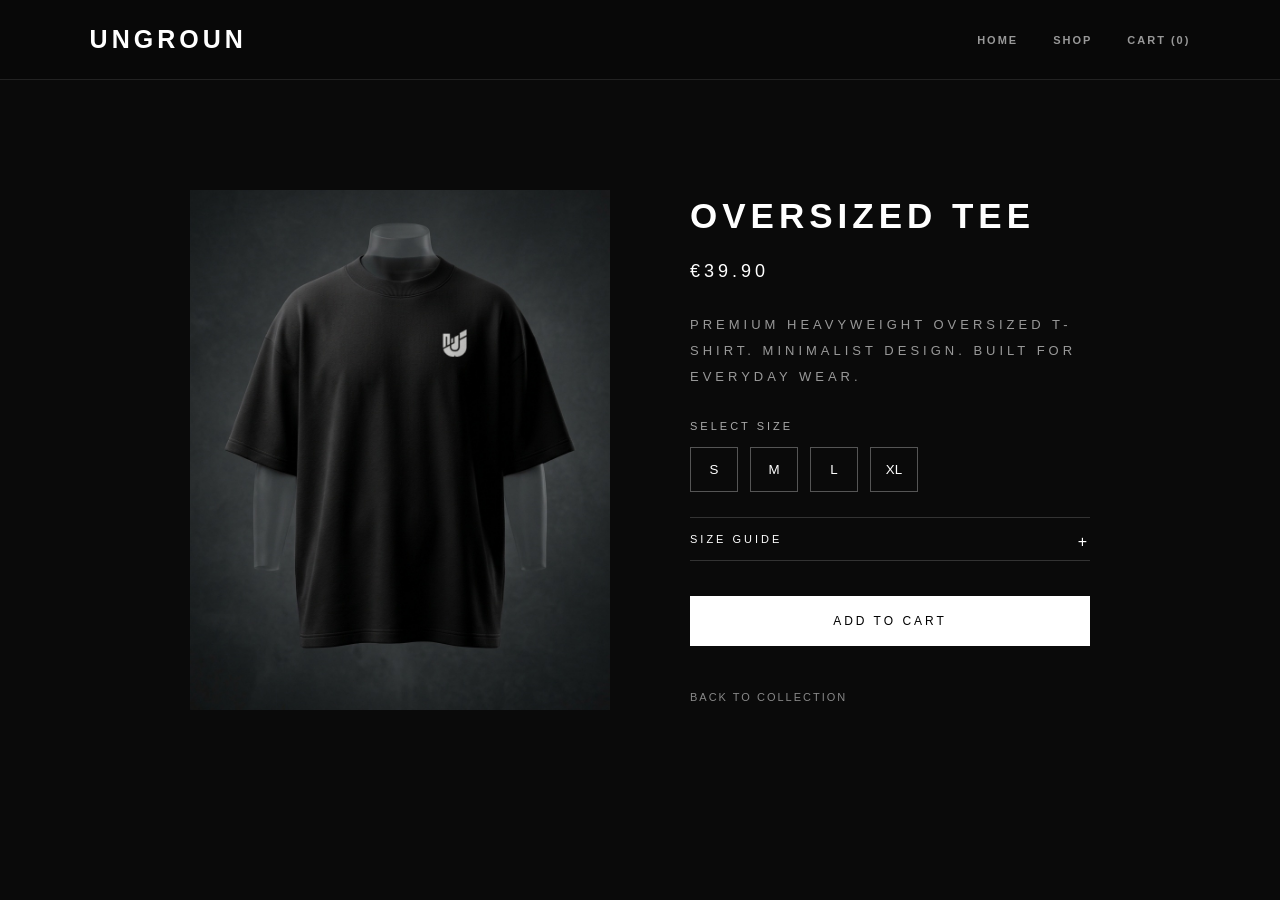
<file: Mi primer proyecto/producto.html>
<!DOCTYPE html>
<html lang="es">
<head>
    <meta charset="UTF-8">
    <meta name="viewport" content="width=device-width, initial-scale=1.0">
    <title>Oversized Tee | UNGROUN</title>
    <link rel="stylesheet" href="style.css">
</head>
<body>

    <header>
        <div class="logo">UNGROUN</div>

        <nav>
            <a href="index.html">HOME</a>
            <a href="index.html#collection">SHOP</a>
            <a href="carrito.html">CART (<span id="cart-count">0</span>)</a>
        </nav>
    </header>

    <section class="product-detail">

        <img src="images/camiseta.jpg" alt="Oversized Tee">

        <div class="product-info">

            <h1>OVERSIZED TEE</h1>

            <p class="price">€39.90</p>

            <p class="description">
                Premium heavyweight oversized T-shirt.
                Minimalist design. Built for everyday wear.
            </p>

            <div class="size-selector">
                <p>SELECT SIZE</p>

                <div class="sizes">
                    <button class="size-btn">S</button>
                    <button class="size-btn">M</button>
                    <button class="size-btn">L</button>
                    <button class="size-btn">XL</button>
                </div>
            </div>

            <details class="size-guide">
                <summary>SIZE GUIDE</summary>

                <table>
                    <tr>
                        <th>SIZE</th>
                        <th>CHEST</th>
                        <th>LENGTH</th>
                    </tr>
                    <tr>
                        <td>S</td>
                        <td>56 cm</td>
                        <td>70 cm</td>
                    </tr>
                    <tr>
                        <td>M</td>
                        <td>59 cm</td>
                        <td>72 cm</td>
                    </tr>
                    <tr>
                        <td>L</td>
                        <td>62 cm</td>
                        <td>74 cm</td>
                    </tr>
                    <tr>
                        <td>XL</td>
                        <td>65 cm</td>
                        <td>76 cm</td>
                    </tr>
                </table>
            </details>

            <button class="buy-btn">ADD TO CART</button>

            <p id="cart-message"></p>

            <a href="index.html#collection" class="back-link">
                BACK TO COLLECTION
            </a>

        </div>

    </section>

    <script src="script.js"></script>

</body>
</html>
</file>
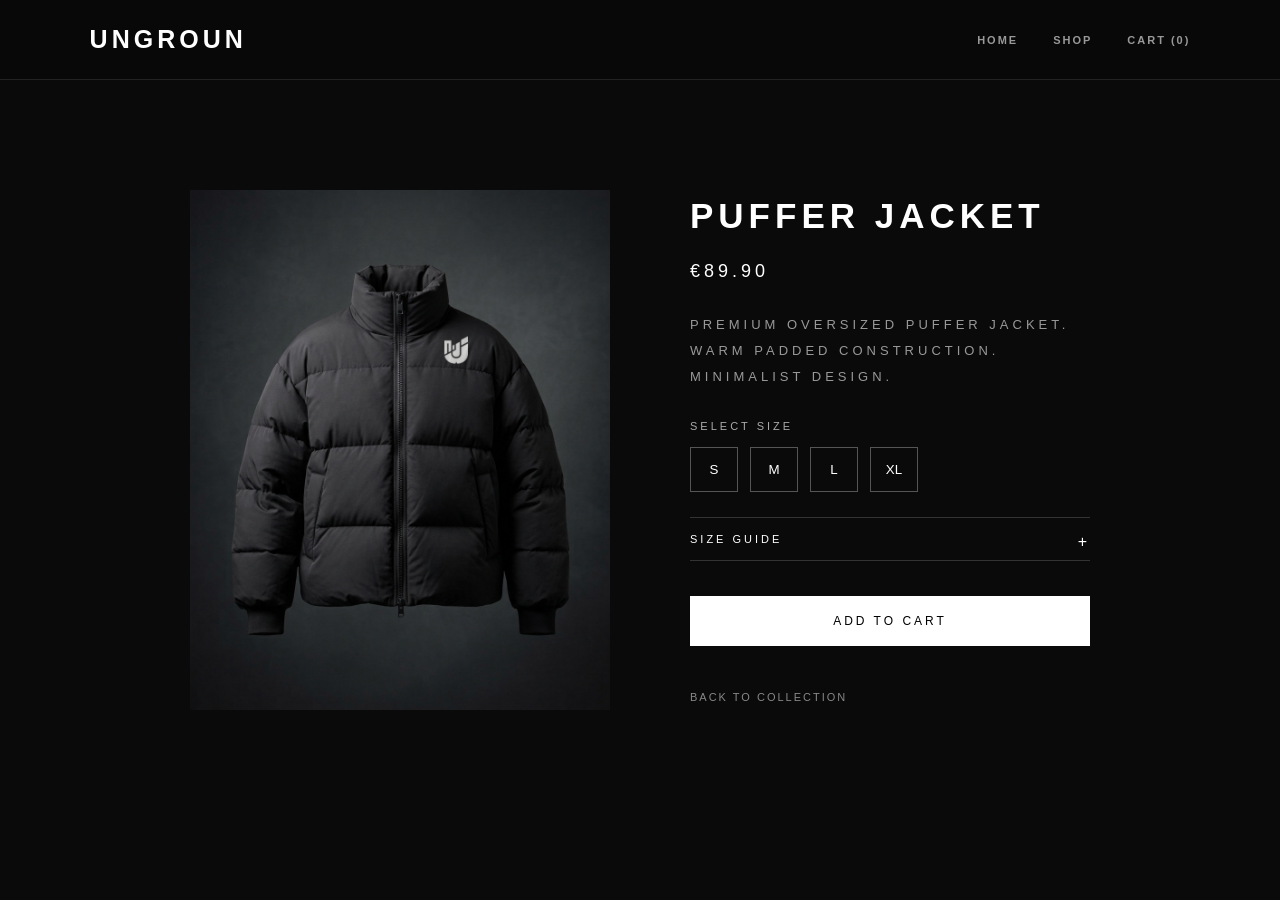
<file: Mi primer proyecto/puffer.html>
<!DOCTYPE html>
<html lang="es">
<head>
    <meta charset="UTF-8">
    <meta name="viewport" content="width=device-width, initial-scale=1.0">
    <title>Puffer Jacket | UNGROUN</title>
    <link rel="stylesheet" href="style.css">
</head>
<body>

    <header>
        <div class="logo">UNGROUN</div>

        <nav>
            <a href="index.html">HOME</a>
            <a href="index.html#collection">SHOP</a>
            <a href="carrito.html">CART (<span id="cart-count">0</span>)</a>
        </nav>
    </header>

    <section class="product-detail">

        <img src="images/puffer.jpg" alt="Puffer Jacket">

        <div class="product-info">

            <h1>PUFFER JACKET</h1>

            <p class="price">€89.90</p>

            <p class="description">
                Premium oversized puffer jacket.
                Warm padded construction. Minimalist design.
            </p>

            <div class="size-selector">
                <p>SELECT SIZE</p>

                <div class="sizes">
                    <button class="size-btn">S</button>
                    <button class="size-btn">M</button>
                    <button class="size-btn">L</button>
                    <button class="size-btn">XL</button>
                </div>
            </div>

            <details class="size-guide">
                <summary>SIZE GUIDE</summary>

                <table>
                    <tr>
                        <th>SIZE</th>
                        <th>CHEST</th>
                        <th>LENGTH</th>
                    </tr>
                    <tr>
                        <td>S</td>
                        <td>112 cm</td>
                        <td>66 cm</td>
                    </tr>
                    <tr>
                        <td>M</td>
                        <td>116 cm</td>
                        <td>69 cm</td>
                    </tr>
                    <tr>
                        <td>L</td>
                        <td>120 cm</td>
                        <td>72 cm</td>
                    </tr>
                    <tr>
                        <td>XL</td>
                        <td>124 cm</td>
                        <td>75 cm</td>
                    </tr>
                </table>
            </details>

            <button class="buy-btn">ADD TO CART</button>

            <p id="cart-message"></p>

            <a href="index.html#collection" class="back-link">
                BACK TO COLLECTION
            </a>

        </div>

    </section>

    <script src="script.js"></script>

</body>
</html>
</file>
<file: Mi primer proyecto/style.css>
* {
    margin: 0;
    padding: 0;
    box-sizing: border-box;
}

body {
    background-color: #0a0a0a;
    color: white;
    font-family: Arial, sans-serif;
    min-height: 100vh;
    display: flex;
    flex-direction: column;
    justify-content: center;
    align-items: center;
}

h1 {
    font-size: 80px;
    letter-spacing: 12px;
    font-weight: 900;
}

p {
    margin-top: 15px;
    color: #999;
    letter-spacing: 4px;
    text-transform: uppercase;
}

header {
    position: absolute;
    top: 0;
    width: 100%;
    padding: 30px 60px;
    display: flex;
    justify-content: space-between;
    align-items: center;
}

.logo {
    font-size: 24px;
    font-weight: 900;
    letter-spacing: 4px;
}

nav {
    display: flex;
    gap: 35px;
}

nav a {
    color: white;
    text-decoration: none;
    font-size: 12px;
    letter-spacing: 2px;
    transition: color 0.3s;
}

nav a:hover {
    color: #888;
}

main {
    text-align: center;
}

main h1 {
    font-size: 100px;
    letter-spacing: 18px;
}

main p {
    font-size: 12px;
    letter-spacing: 6px;
    margin-top: 25px;
    color: #aaa;
}

.explore-btn {
    display: inline-block;
    margin-top: 40px;
    padding: 18px 35px;
    border: 1px solid white;
    color: white;
    text-decoration: none;
    font-size: 11px;
    letter-spacing: 3px;
    transition: 0.3s;
}

.explore-btn:hover {
    background-color: white;
    color: black;
}

.collection {
    width: 100%;
    padding: 100px 60px;
    margin-top: 150px;
}

.collection h2 {
    text-align: center;
    font-size: 28px;
    letter-spacing: 6px;
    margin-bottom: 60px;
}

.products {
    display: flex;
    justify-content: center;
    gap: 30px;
}

.product {
    width: 300px;
    text-align: center;
    transition: transform 0.3s ease;
}

.product-image {
    width: 100%;
    height: 380px;
    object-fit: cover;
    background: #1a1a1a;
    display: block;
}

.product h3 {
    margin-top: 25px;
    font-size: 14px;
    letter-spacing: 3px;
}

.product p {
    font-size: 10px;
    color: #777;
    letter-spacing: 2px;
}
main {
    width: 100%;
    min-height: 100vh;
    display: flex;
    flex-direction: column;
    justify-content: center;
    align-items: center;
    background-image:
        linear-gradient(rgba(0,0,0,0.45), rgba(0,0,0,0.65)),
        url("images/hero.jpg");
    background-size: cover;
    background-position: center;
}
html {
    scroll-behavior: smooth;
}
.product:hover {
    transform: translateY(-10px);
}
@keyframes fadeIn {
    from {
        opacity: 0;
        transform: translateY(25px);
    }

    to {
        opacity: 1;
        transform: translateY(0);
    }
}

main h1,
main p,
.explore-btn {
    animation: fadeIn 1s ease forwards;
}
.about {
    margin-top: 120px;
    min-height: 450px;
    padding: 120px 20px;
    background-color: #111;
    display: flex;
    flex-direction: column;
    justify-content: center;
    align-items: center;
    text-align: center;
}

.about h2 {
    font-size: 42px;
    letter-spacing: 6px;
    margin-bottom: 35px;
}

.about p {
    max-width: 650px;
    font-size: 13px;
    line-height: 2;
    color: #aaa;
    letter-spacing: 3px;
}

.about span {
    margin-top: 35px;
    font-size: 11px;
    letter-spacing: 4px;
    font-weight: bold;
}
footer {
    width: 100%;
    padding: 70px 40px 30px;
    background-color: #050505;
    border-top: 1px solid #222;
    display: flex;
    flex-direction: column;
    align-items: center;
    text-align: center;
}

footer h2 {
    font-size: 32px;
    letter-spacing: 8px;
}

footer p {
    font-size: 10px;
    letter-spacing: 3px;
    color: #777;
    margin-top: 15px;
}

.footer-links {
    display: flex;
    gap: 35px;
    margin: 40px 0;
}

.footer-links a {
    color: #aaa;
    text-decoration: none;
    font-size: 11px;
    letter-spacing: 2px;
    transition: color 0.3s;
}

.footer-links a:hover {
    color: white;
}

footer span {
    color: #555;
    font-size: 9px;
    letter-spacing: 2px;
}
.product-detail {
    width: 100%;
    min-height: 100vh;
    padding: 140px 10%;
    display: flex;
    align-items: center;
    justify-content: center;
    gap: 80px;
}

.product-detail img {
    width: 420px;
    height: 520px;
    object-fit: cover;
}

.product-info {
    max-width: 400px;
}

.product-info h1 {
    font-size: 35px;
    letter-spacing: 5px;
}

.product-info .price {
    color: white;
    font-size: 18px;
    margin-top: 25px;
}

.product-info .description {
    color: #999;
    font-size: 13px;
    line-height: 2;
    margin-top: 30px;
}

.buy-btn {
    display: block;
    width: 100%;
    padding: 18px;
    margin-top: 35px;
    background: white;
    color: black;
    border: none;
    font-size: 12px;
    letter-spacing: 3px;
    cursor: pointer;
    transition: 0.3s;
}

.buy-btn:hover {
    background: #aaa;
}

.back-link {
    display: inline-block;
    margin-top: 30px;
    color: #888;
    text-decoration: none;
    font-size: 11px;
    letter-spacing: 2px;
}
.view-product {
    display: inline-block;
    margin-top: 20px;
    padding: 12px 25px;
    border: 1px solid #555;
    color: white;
    text-decoration: none;
    font-size: 10px;
    letter-spacing: 2px;
    transition: 0.3s;
}

.view-product:hover {
    background: white;
    color: black;
    border-color: white;
}
.size-selector {
    margin-top: 30px;
}

.size-selector p {
    font-size: 11px;
    letter-spacing: 3px;
    color: #aaa;
    margin-bottom: 15px;
}

.sizes {
    display: flex;
    gap: 12px;
}

.size-btn {
    width: 48px;
    height: 45px;
    background: transparent;
    border: 1px solid #555;
    color: white;
    cursor: pointer;
    transition: 0.3s;
}

.size-btn:hover {
    background: white;
    color: black;
}
.size-btn.selected {
    background: white;
    color: black;
    border-color: white;
}

/* CART PAGE */

.cart-page {
    max-width: 1000px;
    margin: 100px auto;
    padding: 0 30px;
    min-height: 60vh;
}

.cart-page h1 {
    font-size: 42px;
    letter-spacing: 3px;
    margin-bottom: 50px;
}

.cart-item {
    display: flex;
    justify-content: space-between;
    align-items: center;
    gap: 20px;
    padding: 25px 0;
    border-bottom: 1px solid #333;
}

.cart-item h3 {
    margin-bottom: 10px;
}

.cart-item p {
    color: #aaa;
}

.cart-actions {
    display: flex;
    align-items: center;
    gap: 12px;
}

.cart-actions button {
    background: transparent;
    color: white;
    border: 1px solid #555;
    padding: 8px 14px;
    cursor: pointer;
}

.cart-actions button:hover {
    background: white;
    color: black;
}

.cart-summary {
    margin-top: 45px;
    text-align: right;
}

.cart-summary h2 {
    margin-bottom: 25px;
}

.cart-summary .back-link {
    display: inline-block;
}

.empty-cart {
    color: #888;
    padding: 30px 0;
    font-size: 16px;
}

@media (max-width: 600px) {
    .cart-item {
        align-items: flex-start;
        flex-direction: column;
    }

    .cart-summary {
        text-align: left;
    }
}

/* PREMIUM CART DESIGN */

.cart-item {
    display: flex;
    justify-content: space-between;
    align-items: center;
    padding: 25px 0;
    border-bottom: 1px solid #333;
}

.cart-product-info {
    display: flex;
    align-items: center;
    gap: 25px;
}

.cart-product-info img {
    width: 110px;
    height: 130px;
    object-fit: cover;
    background: #181818;
}

.cart-product-info h3 {
    font-size: 16px;
    letter-spacing: 1px;
}

.cart-product-info p {
    color: #999;
    margin-top: 8px;
    font-size: 13px;
}

.cart-product-info .cart-price {
    color: white;
    font-size: 15px;
}

.cart-actions button {
    font-size: 13px;
    letter-spacing: 1px;
    transition: 0.3s;
}

.cart-summary {
    border-top: 1px solid #333;
    padding-top: 25px;
}

@media (max-width: 600px) {
    .cart-item {
        gap: 20px;
    }

    .cart-product-info img {
        width: 85px;
        height: 105px;
    }
}

/* CART LAYOUT IMPROVEMENTS */

.cart-page {
    width: 100%;
    max-width: 1000px;
    margin: 0 auto;
    padding: 150px 30px 80px;
}

.cart-page h1 {
    text-align: left;
    font-size: 42px;
    letter-spacing: 5px;
}

.cart-item {
    width: 100%;
}

.cart-product-info {
    flex: 1;
}

.cart-actions {
    flex-shrink: 0;
}

.cart-summary h2 {
    font-size: 22px;
    letter-spacing: 2px;
}

@media (max-width: 600px) {
    header {
        padding: 25px 20px;
    }

    nav {
        gap: 15px;
    }

    .cart-page {
        padding: 120px 20px 50px;
    }

    .cart-page h1 {
        font-size: 30px;
    }
}
/* PRODUCT BADGES */

.product {
    position: relative;
}

.product-badge {
    position: absolute;
    top: 15px;
    left: 15px;
    background: white;
    color: black;
    padding: 9px 12px;
    font-size: 9px;
    font-weight: bold;
    letter-spacing: 2px;
}

/* SIZE GUIDE */

.size-guide {
    margin-top: 25px;
    border-top: 1px solid #333;
    border-bottom: 1px solid #333;
    padding: 15px 0;
}

.size-guide summary {
    color: white;
    font-size: 11px;
    letter-spacing: 3px;
    cursor: pointer;
    list-style: none;
}

.size-guide summary::after {
    content: "+";
    float: right;
    font-size: 16px;
}

.size-guide[open] summary::after {
    content: "-";
}

.size-guide table {
    width: 100%;
    margin-top: 20px;
    border-collapse: collapse;
    text-align: center;
}

.size-guide th,
.size-guide td {
    padding: 13px 8px;
    border-bottom: 1px solid #292929;
    font-size: 11px;
    letter-spacing: 1px;
}

.size-guide th {
    color: #888;
    font-weight: normal;
}

.size-guide td {
    color: white;
}

/* PLATFORM SELECTOR */

.platform-selector {
    position: relative;
    margin-right: auto;
    margin-left: 50px;
}

#platform-button {
    background: transparent;
    color: white;
    border: none;
    font-size: 12px;
    letter-spacing: 2px;
    cursor: pointer;
    padding: 10px;
}

#platform-button span {
    margin-left: 8px;
}

.platform-menu {
    display: none;
    position: absolute;
    top: 100%;
    left: 0;
    min-width: 130px;
    background: #151515;
    border: 1px solid #333;
    z-index: 1000;
}

.platform-menu.active {
    display: flex;
    flex-direction: column;
}

.platform-menu button {
    background: transparent;
    color: white;
    border: none;
    padding: 13px 16px;
    text-align: left;
    font-size: 11px;
    letter-spacing: 2px;
    cursor: pointer;
}

.platform-menu button:hover {
    background: #292929;
}

/* MOBILE PREVIEW MODE */

body.mobile-preview {
    width: 390px;
    min-height: 844px;
    margin: 30px auto;
    overflow-x: hidden;
    border: 5px solid #333;
    border-radius: 25px;
    position: relative;
    display: block;
    background: #0a0a0a;
}

body.mobile-preview header {
    position: relative;
    padding: 20px 15px;
    flex-wrap: wrap;
    gap: 15px;
}

body.mobile-preview .logo {
    font-size: 19px;
}

body.mobile-preview .platform-selector {
    margin: 0;
}

body.mobile-preview nav {
    width: 100%;
    justify-content: space-between;
    gap: 8px;
    flex-wrap: wrap;
}

body.mobile-preview nav a {
    font-size: 9px;
}

body.mobile-preview main {
    min-height: 600px;
    padding: 20px;
}

body.mobile-preview main h1 {
    font-size: 42px;
    letter-spacing: 7px;
}

body.mobile-preview main p {
    font-size: 9px;
    letter-spacing: 3px;
}

body.mobile-preview .collection {
    padding: 60px 20px;
    margin-top: 0;
}

body.mobile-preview .products {
    flex-direction: column;
    align-items: center;
    gap: 50px;
}

body.mobile-preview .product {
    width: 100%;
    max-width: 280px;
}

body.mobile-preview .product-image {
    height: 330px;
}

body.mobile-preview .about {
    margin-top: 40px;
    padding: 70px 20px;
}

body.mobile-preview .about h2 {
    font-size: 27px;
}

body.mobile-preview .about p {
    font-size: 10px;
    letter-spacing: 2px;
}

body.mobile-preview footer {
    padding: 50px 15px 25px;
}

body.mobile-preview .footer-links {
    gap: 15px;
    flex-wrap: wrap;
}

@media (max-width: 430px) {
    body.mobile-preview {
        width: 100%;
        margin: 0 auto;
        border-radius: 0;
    }
}
/* MOBILE PREVIEW: PRODUCT PAGES */

body.mobile-preview .product-detail {
    flex-direction: column;
    padding: 40px 20px;
    gap: 30px;
    min-height: auto;
}

body.mobile-preview .product-detail > img {
    width: 100%;
    max-width: 330px;
    height: auto;
    max-height: 400px;
}

body.mobile-preview .product-info {
    width: 100%;
    max-width: 330px;
}

body.mobile-preview .product-info h1 {
    font-size: 28px;
}

/* MOBILE PREVIEW: CART */

body.mobile-preview .cart-page {
    padding: 50px 20px;
}

body.mobile-preview .cart-item {
    flex-direction: column;
    align-items: flex-start;
    gap: 20px;
}

body.mobile-preview .cart-product-info {
    flex-wrap: wrap;
}

body.mobile-preview .cart-summary {
    text-align: left;
}

/* ==============================
   MOBILE PREVIEW - DESIGN POLISH
============================== */

body.mobile-preview {
    box-sizing: border-box;
    box-shadow: 0 0 40px rgba(0, 0, 0, 0.7);
}

/* HEADER */

body.mobile-preview header {
    align-items: center;
    padding: 22px 16px;
    border-bottom: 1px solid #222;
}

body.mobile-preview nav {
    margin-top: 8px;
}

body.mobile-preview nav a {
    font-size: 9px;
    letter-spacing: 1px;
}

/* HERO */

body.mobile-preview main {
    min-height: 570px;
    background-position: center;
    background-size: cover;
    padding: 20px;
}

body.mobile-preview main h1 {
    font-size: 38px;
    letter-spacing: 6px;
}

body.mobile-preview main p {
    line-height: 1.8;
    text-align: center;
}

body.mobile-preview .explore-btn {
    display: inline-block;
    margin-top: 25px;
    padding: 15px 20px;
    font-size: 10px;
}

/* COLLECTION */

body.mobile-preview .collection h2 {
    font-size: 23px;
    letter-spacing: 3px;
    text-align: center;
    margin-bottom: 40px;
}

body.mobile-preview .product {
    max-width: 100%;
}

body.mobile-preview .product-image {
    width: 100%;
    object-fit: cover;
}

body.mobile-preview .view-product {
    display: inline-block;
    padding: 13px 20px;
    font-size: 10px;
}

/* ABOUT */

body.mobile-preview .about p {
    line-height: 2;
    text-align: center;
}

body.mobile-preview .about span {
    display: block;
    margin-top: 25px;
}

/* PRODUCT DETAILS */

body.mobile-preview .buy-btn {
    width: 100%;
    padding: 16px;
}

body.mobile-preview .size-options {
    flex-wrap: wrap;
}

/* FOOTER */

body.mobile-preview footer {
    border-top: 1px solid #292929;
    text-align: center;
}

body.mobile-preview footer p {
    line-height: 1.8;
}
/* BACK TO TOP BUTTON */

#back-to-top {
    position: fixed;
    bottom: 30px;
    right: 30px;
    width: 45px;
    height: 45px;
    background: white;
    color: black;
    border: none;
    font-size: 22px;
    cursor: pointer;
    opacity: 0;
    visibility: hidden;
    transform: translateY(10px);
    transition: 0.3s ease;
    z-index: 999;
}

#back-to-top.visible {
    opacity: 1;
    visibility: visible;
    transform: translateY(0);
}

#back-to-top:hover {
    background: #bdbdbd;
}

body.mobile-preview #back-to-top {
    right: 20px;
    bottom: 20px;
}

/* PRODUCT SEARCH */

.search-container {
    width: 100%;
    max-width: 400px;
    margin: 0 auto 45px;
}

#product-search {
    width: 100%;
    padding: 16px 18px;
    background: #111;
    border: 1px solid #333;
    color: white;
    outline: none;
    font-size: 11px;
    letter-spacing: 2px;
    transition: border 0.3s ease;
}

#product-search:focus {
    border-color: white;
}

#product-search::placeholder {
    color: #777;
}

body.mobile-preview .search-container {
    max-width: 100%;
    margin-bottom: 35px;
}
/* NO SEARCH RESULTS */

#no-results {
    display: none;
    text-align: center;
    color: #888;
    font-size: 11px;
    letter-spacing: 3px;
    margin-top: 40px;
}

/* WISHLIST BUTTON */

.product {
    position: relative;
}

.wishlist-btn {
    position: absolute;
    top: 15px;
    right: 15px;
    width: 38px;
    height: 38px;
    background: rgba(0, 0, 0, 0.75);
    color: white;
    border: 1px solid #555;
    border-radius: 50%;
    font-size: 23px;
    cursor: pointer;
    z-index: 5;
    transition: 0.25s ease;
}

.wishlist-btn:hover {
    background: white;
    color: black;
}

.wishlist-btn.active {
    background: white;
    color: black;
    border-color: white;
}

body.mobile-preview .wishlist-btn {
    width: 36px;
    height: 36px;
}

/* ==============================
   CATEGORY FILTERS
============================== */

.category-filters {
    display: flex;
    justify-content: center;
    align-items: center;
    flex-wrap: wrap;
    gap: 12px;
    margin: 35px auto 45px;
    padding: 0 15px;
}

.filter-btn {
    background: transparent;
    color: #999;
    border: 1px solid #333;
    padding: 12px 24px;
    font-size: 11px;
    font-weight: 600;
    letter-spacing: 2px;
    cursor: pointer;
    transition: all 0.3s ease;
}

.filter-btn:hover {
    color: white;
    border-color: white;
    background: #171717;
}

.filter-btn.active {
    background: white;
    color: black;
    border-color: white;
}

/* MOBILE */

body.mobile-preview .category-filters {
    gap: 8px;
    margin: 25px auto 30px;
}

body.mobile-preview .filter-btn {
    padding: 10px 15px;
    font-size: 10px;
    letter-spacing: 1px;
}

/* SMALL SCREENS */

@media (max-width: 600px) {

    .category-filters {
        gap: 8px;
        margin: 25px auto 30px;
    }

    .filter-btn {
        padding: 10px 14px;
        font-size: 10px;
    }

}
/* ==============================
   PREMIUM PRODUCT CARDS
============================== */

.product {
    position: relative;
    background: #101010;
    border: 1px solid #202020;
    transition: transform 0.3s ease, border-color 0.3s ease;
    overflow: hidden;
}

.product:hover {
    transform: translateY(-6px);
    border-color: #555;
}

.product-image {
    overflow: hidden;
    background: #181818;
}

.product-image img {
    width: 100%;
    display: block;
    transition: transform 0.5s ease;
}

.product:hover .product-image img {
    transform: scale(1.05);
}

.product h3 {
    color: #fff;
    font-size: 13px;
    font-weight: 600;
    letter-spacing: 1.5px;
    margin-top: 18px;
}

.product p {
    color: #999;
    font-size: 13px;
}

.view-product {
    transition: background 0.3s ease, color 0.3s ease;
}

.view-product:hover {
    background: white;
    color: black;
}

/* MOBILE */

@media (max-width: 600px) {
    .product:hover {
        transform: none;
    }

    .product:hover .product-image img {
        transform: none;
    }
}
.product .view-product {
    margin-top: 8px;
}
/* ==============================
   PREMIUM HEADER
============================== */

header {
    display: flex;
    align-items: center;
    justify-content: space-between;
    padding: 25px 7%;
    background: #080808;
    border-bottom: 1px solid #222;
}

/* LOGO */

.logo {
    font-size: 25px;
    font-weight: 800;
    letter-spacing: 4px;
    color: white;
    cursor: pointer;
}

/* NAVIGATION */

header nav {
    display: flex;
    align-items: center;
    gap: 35px;
}

header nav a {
    color: #999;
    text-decoration: none;
    font-size: 11px;
    font-weight: 600;
    letter-spacing: 2px;
    transition: color 0.3s ease;
}

header nav a:hover {
    color: white;
}

/* PLATFORM BUTTON */

#platform-button {
    background: transparent;
    color: #aaa;
    border: 1px solid #333;
    padding: 10px 15px;
    font-size: 10px;
    letter-spacing: 1.5px;
    cursor: pointer;
    transition: all 0.3s ease;
}

#platform-button:hover {
    color: white;
    border-color: white;
}
/* ==============================
   UNGROUN ABOUT SECTION
============================== */

.about {
    position: relative;
    text-align: center;
    padding: 110px 15%;
    background: #0b0b0b;
    border-top: 1px solid #222;
    border-bottom: 1px solid #222;
}

.about h2 {
    color: #fff;
    font-size: 32px;
    font-weight: 800;
    letter-spacing: 5px;
    margin-bottom: 35px;
}

.about p {
    max-width: 650px;
    margin: 0 auto;
    color: #999;
    font-size: 13px;
    line-height: 2.2;
    letter-spacing: 2px;
}

.about span {
    display: inline-block;
    margin-top: 40px;
    color: #fff;
    font-size: 12px;
    font-weight: 700;
    letter-spacing: 5px;
    border-bottom: 1px solid #fff;
    padding-bottom: 8px;
    transition: letter-spacing 0.3s ease;
}

.about span:hover {
    letter-spacing: 8px;
}
/* ==============================
   UNGROUN PREMIUM FOOTER
============================== */

footer {
    background: #070707;
    border-top: 1px solid #252525;
    padding: 65px 7% 30px;
    text-align: center;
}

footer h2 {
    color: white;
    font-size: 32px;
    font-weight: 800;
    letter-spacing: 7px;
    margin-bottom: 12px;
}

footer p {
    color: #888;
    font-size: 10px;
    letter-spacing: 3px;
    margin-bottom: 35px;
}

.footer-links {
    display: flex;
    justify-content: center;
    gap: 35px;
    margin-bottom: 45px;
}

.footer-links a {
    color: #aaa;
    text-decoration: none;
    font-size: 10px;
    letter-spacing: 2px;
    transition: color 0.3s ease;
}

.footer-links a:hover {
    color: white;
}

footer span {
    display: block;
    padding-top: 25px;
    border-top: 1px solid #222;
    color: #555;
    font-size: 9px;
    letter-spacing: 2px;
}
/* ==============================
   UNGROUN CUSTOM SCROLLBAR
============================== */

::-webkit-scrollbar {
    width: 8px;
}

::-webkit-scrollbar-track {
    background: #080808;
}

::-webkit-scrollbar-thumb {
    background: #444;
    border-radius: 10px;
    border: 2px solid #080808;
}

::-webkit-scrollbar-thumb:hover {
    background: #888;
}

/* Firefox */

html {
    scrollbar-width: thin;
    scrollbar-color: #444 #080808;
}


/* =================================
   UNGROUN — ORIGINAL CINEMATIC INTRO
================================= */

#intro {
    position: fixed;
    inset: 0;
    width: 100%;
    height: 100vh;
    z-index: 99999;
    background: #050505;
    color: #fff;
    display: flex;
    flex-direction: column;
    justify-content: space-between;
    padding: 35px 6%;
    overflow: hidden;
    opacity: 1;
    visibility: visible;
    transition: opacity 1s ease, visibility 1s ease;
}

#intro.intro-leaving {
    opacity: 0;
    visibility: hidden;
    pointer-events: none;
}

#intro.intro-hidden {
    display: none;
}

.intro-top,
.intro-bottom {
    display: flex;
    justify-content: space-between;
    align-items: center;
    font-size: 10px;
    letter-spacing: 3px;
    color: #777;
}

.intro-top span:first-child {
    color: #fff;
    font-weight: 700;
}

.intro-center {
    position: absolute;
    top: 50%;
    left: 50%;
    width: 90%;
    transform: translate(-50%, -50%);
    text-align: center;
}

.intro-line {
    width: 0;
    height: 1px;
    background: #fff;
    margin: 0 auto 30px;
    animation: introLine 1s ease forwards;
}

.intro-center h1 {
    font-size: clamp(55px, 12vw, 150px);
    font-weight: 900;
    letter-spacing: 0.18em;
    margin: 0;
    opacity: 0;
    transform: translateY(45px);
    animation: introLogo 1.2s cubic-bezier(.16, 1, .3, 1) 0.5s forwards;
}

.intro-tagline {
    font-size: 11px;
    letter-spacing: 5px;
    color: #aaa;
    margin-top: 25px;
    opacity: 0;
    animation: introFade 1s ease 1.5s forwards;
}

.intro-edition {
    display: block;
    font-size: 9px;
    letter-spacing: 4px;
    color: #555;
    margin-top: 55px;
    opacity: 0;
    animation: introFade 1s ease 2s forwards;
}

.intro-loading {
    width: 180px;
    height: 1px;
    background: #292929;
    margin-top: 12px;
    overflow: hidden;
}

.intro-progress-bar {
    width: 0;
    height: 100%;
    background: white;
    animation: introProgress 3.8s linear forwards;
}

.intro-percentage {
    font-size: 10px;
    letter-spacing: 2px;
    color: #777;
}

#skip-intro {
    position: absolute;
    right: 6%;
    bottom: 85px;
    background: transparent;
    border: 1px solid #444;
    color: #aaa;
    padding: 12px 18px;
    font-size: 10px;
    letter-spacing: 2px;
    cursor: pointer;
    transition: .3s;
}

#skip-intro:hover {
    background: white;
    color: black;
    border-color: white;
}

@keyframes introLine {
    to {
        width: 120px;
    }
}

@keyframes introLogo {
    to {
        opacity: 1;
        transform: translateY(0);
    }
}

@keyframes introFade {
    to {
        opacity: 1;
    }
}

@keyframes introProgress {
    to {
        width: 100%;
    }
}

@media (max-width: 600px) {
    #intro {
        padding: 25px 5%;
    }

    .intro-top,
    .intro-bottom {
        font-size: 8px;
        letter-spacing: 1.5px;
    }

    .intro-center h1 {
        letter-spacing: 0.08em;
    }

    .intro-tagline {
        font-size: 8px;
        letter-spacing: 2px;
    }

    .intro-edition {
        font-size: 8px;
        letter-spacing: 2px;
    }

    #skip-intro {
        right: 5%;
        bottom: 75px;
    }
}

/* =================================
   OUR PHILOSOPHY
================================= */

.philosophy {
    background: #080808;
    color: white;
    padding: 130px 12%;
    text-align: center;
    border-top: 1px solid #222;
    border-bottom: 1px solid #222;
}

.section-label {
    display: block;
    color: #777;
    font-size: 10px;
    letter-spacing: 4px;
    margin-bottom: 35px;
}

.philosophy h2 {
    font-size: clamp(35px, 6vw, 75px);
    line-height: 1.1;
    letter-spacing: -2px;
    margin-bottom: 35px;
}

.philosophy p {
    max-width: 600px;
    margin: auto;
    color: #999;
    font-size: 14px;
    line-height: 2;
}

.philosophy-signature {
    display: block;
    margin-top: 45px;
    font-size: 11px;
    letter-spacing: 5px;
}


/* =================================
   WHO WE ARE
================================= */

.who-we-are {
    display: grid;
    grid-template-columns: 1fr 1fr;
    background: #0d0d0d;
    color: white;
    min-height: 550px;
}

.who-image {
    min-height: 550px;
    overflow: hidden;
}

.who-image img {
    width: 100%;
    height: 100%;
    object-fit: cover;
    filter: grayscale(100%);
    transition: transform 0.7s ease;
}

.who-image img:hover {
    transform: scale(1.04);
}

.who-content {
    display: flex;
    flex-direction: column;
    justify-content: center;
    padding: 80px 12%;
}

.who-content h2 {
    font-size: clamp(45px, 6vw, 75px);
    line-height: 1;
    letter-spacing: -2px;
    margin-bottom: 30px;
}

.who-content p {
    color: #999;
    font-size: 14px;
    line-height: 2;
    max-width: 450px;
}

.who-signature {
    margin-top: 35px;
    font-size: 10px;
    letter-spacing: 3px;
    color: #777;
}


/* MOBILE */

@media (max-width: 700px) {

    .philosophy {
        padding: 90px 7%;
    }

    .who-we-are {
        grid-template-columns: 1fr;
    }

    .who-image {
        min-height: 350px;
        height: 350px;
    }

    .who-content {
        padding: 70px 8%;
    }

}

/* =================================
   FAQ SECTION
================================= */

.faq {
    background: #080808;
    color: white;
    padding: 120px 12%;
    border-top: 1px solid #222;
}

.faq-heading {
    text-align: center;
    margin-bottom: 65px;
}

.faq-heading h2 {
    font-size: clamp(38px, 6vw, 70px);
    line-height: 1.05;
    letter-spacing: -2px;
    margin-bottom: 25px;
}

.faq-heading > p {
    color: #777;
    font-size: 10px;
    letter-spacing: 3px;
}

.faq-list {
    max-width: 850px;
    margin: auto;
}

.faq-item {
    border-bottom: 1px solid #292929;
}

.faq-item:first-child {
    border-top: 1px solid #292929;
}

.faq-item summary {
    list-style: none;
    cursor: pointer;
    padding: 27px 5px;
    font-size: 12px;
    letter-spacing: 2px;
    font-weight: 600;
    display: flex;
    justify-content: space-between;
    align-items: center;
}

.faq-item summary::-webkit-details-marker {
    display: none;
}

.faq-item summary::after {
    content: "+";
    font-size: 22px;
    color: #888;
    transition: transform 0.3s ease;
}

.faq-item[open] summary::after {
    transform: rotate(45deg);
}

.faq-item > p {
    color: #888;
    font-size: 13px;
    line-height: 1.9;
    padding: 0 5px 25px;
    max-width: 650px;
}

@media (max-width: 700px) {
    .faq {
        padding: 85px 7%;
    }

    .faq-heading {
        margin-bottom: 45px;
    }

    .faq-item summary {
        font-size: 10px;
        letter-spacing: 1px;
        gap: 15px;
    }
}

/* =================================
   UNGROUN MANIFESTO PAGE
================================= */

.manifesto-page {
    background: #050505;
    color: white;
}

.manifesto-page header .logo {
    text-decoration: none;
    color: white;
}

.manifesto-page nav a.active {
    color: white;
}

.manifesto {
    max-width: 1600px;
    margin: auto;
    padding: 40px 8%;
}

.manifesto-top {
    display: flex;
    justify-content: space-between;
    color: #666;
    font-size: 9px;
    letter-spacing: 3px;
}

.manifesto-hero {
    min-height: 680px;
    display: flex;
    flex-direction: column;
    justify-content: center;
    align-items: center;
    text-align: center;
}

.manifesto-label {
    color: #777;
    font-size: 10px;
    letter-spacing: 5px;
    margin-bottom: 35px;
}

.manifesto-hero h1 {
    font-size: clamp(65px, 12vw, 155px);
    line-height: 0.88;
    letter-spacing: -8px;
    font-weight: 900;
    margin: 0;
}

.manifesto-hero h1 span {
    color: #555;
}

.manifesto-hero p {
    font-size: 10px;
    letter-spacing: 5px;
    color: #999;
    margin-top: 45px;
}

.manifesto-statement {
    padding: 130px 8%;
    border-top: 1px solid #252525;
}

.manifesto-statement > span {
    color: #777;
    font-size: 10px;
    letter-spacing: 4px;
}

.manifesto-statement h2 {
    font-size: clamp(35px, 6vw, 75px);
    line-height: 1.1;
    max-width: 900px;
    margin: 35px 0;
}

.manifesto-statement p {
    color: #999;
    font-size: 14px;
    line-height: 2;
    max-width: 520px;
}

.manifesto-second {
    text-align: right;
}

.manifesto-second h2,
.manifesto-second p {
    margin-left: auto;
}

.manifesto-ending {
    padding: 150px 20px;
    text-align: center;
    border-top: 1px solid #252525;
}

.manifesto-ending h2 {
    font-size: clamp(55px, 12vw, 130px);
    letter-spacing: 12px;
    margin: 0;
}

.manifesto-ending p {
    color: #888;
    font-size: 10px;
    letter-spacing: 4px;
    margin: 25px 0 45px;
}

.manifesto-ending a {
    display: inline-block;
    color: white;
    text-decoration: none;
    border: 1px solid #555;
    padding: 16px 25px;
    font-size: 10px;
    letter-spacing: 2px;
    transition: 0.3s;
}

.manifesto-ending a:hover {
    background: white;
    color: black;
}

@media (max-width: 700px) {

    .manifesto {
        padding: 30px 6%;
    }

    .manifesto-hero {
        min-height: 550px;
    }

    .manifesto-hero h1 {
        letter-spacing: -4px;
    }

    .manifesto-statement {
        padding: 90px 3%;
    }

    .manifesto-second {
        text-align: left;
    }

    .manifesto-second h2,
    .manifesto-second p {
        margin-left: 0;
    }

    .manifesto-ending h2 {
        letter-spacing: 5px;
    }

}

/* =================================
   GIANT MANIFESTO BUTTON
================================= */

.manifesto-link {
    background: #080808;
    padding: 35px 8% 110px;
    text-align: center;
    color: white;
}

.manifesto-link > span {
    display: block;
    color: #777;
    font-size: 10px;
    letter-spacing: 4px;
    margin-bottom: 25px;
}

.manifesto-button {
    display: flex;
    align-items: center;
    justify-content: center;
    gap: 30px;
    width: 100%;
    min-height: 150px;
    border: 1px solid #444;
    color: white;
    text-decoration: none;
    font-size: clamp(30px, 7vw, 85px);
    font-weight: 900;
    letter-spacing: -3px;
    transition: background 0.5s ease, color 0.5s ease,
                border-color 0.5s ease, transform 0.5s ease;
    animation: manifestoPulse 3s ease-in-out infinite;
}

.manifesto-arrow {
    font-size: 0.65em;
    transition: transform 0.4s ease;
}

.manifesto-button:hover {
    background: white;
    color: black;
    border-color: white;
    transform: scale(1.02);
    animation: none;
}

.manifesto-button:hover .manifesto-arrow {
    transform: translate(12px, -12px);
}

@keyframes manifestoPulse {
    0%, 100% {
        border-color: #333;
    }
    50% {
        border-color: #aaa;
    }
}

@media (max-width: 600px) {
    .manifesto-link {
        padding: 30px 6% 80px;
    }

    .manifesto-button {
        min-height: 110px;
        gap: 12px;
        letter-spacing: -1px;
    }
}
</file>
